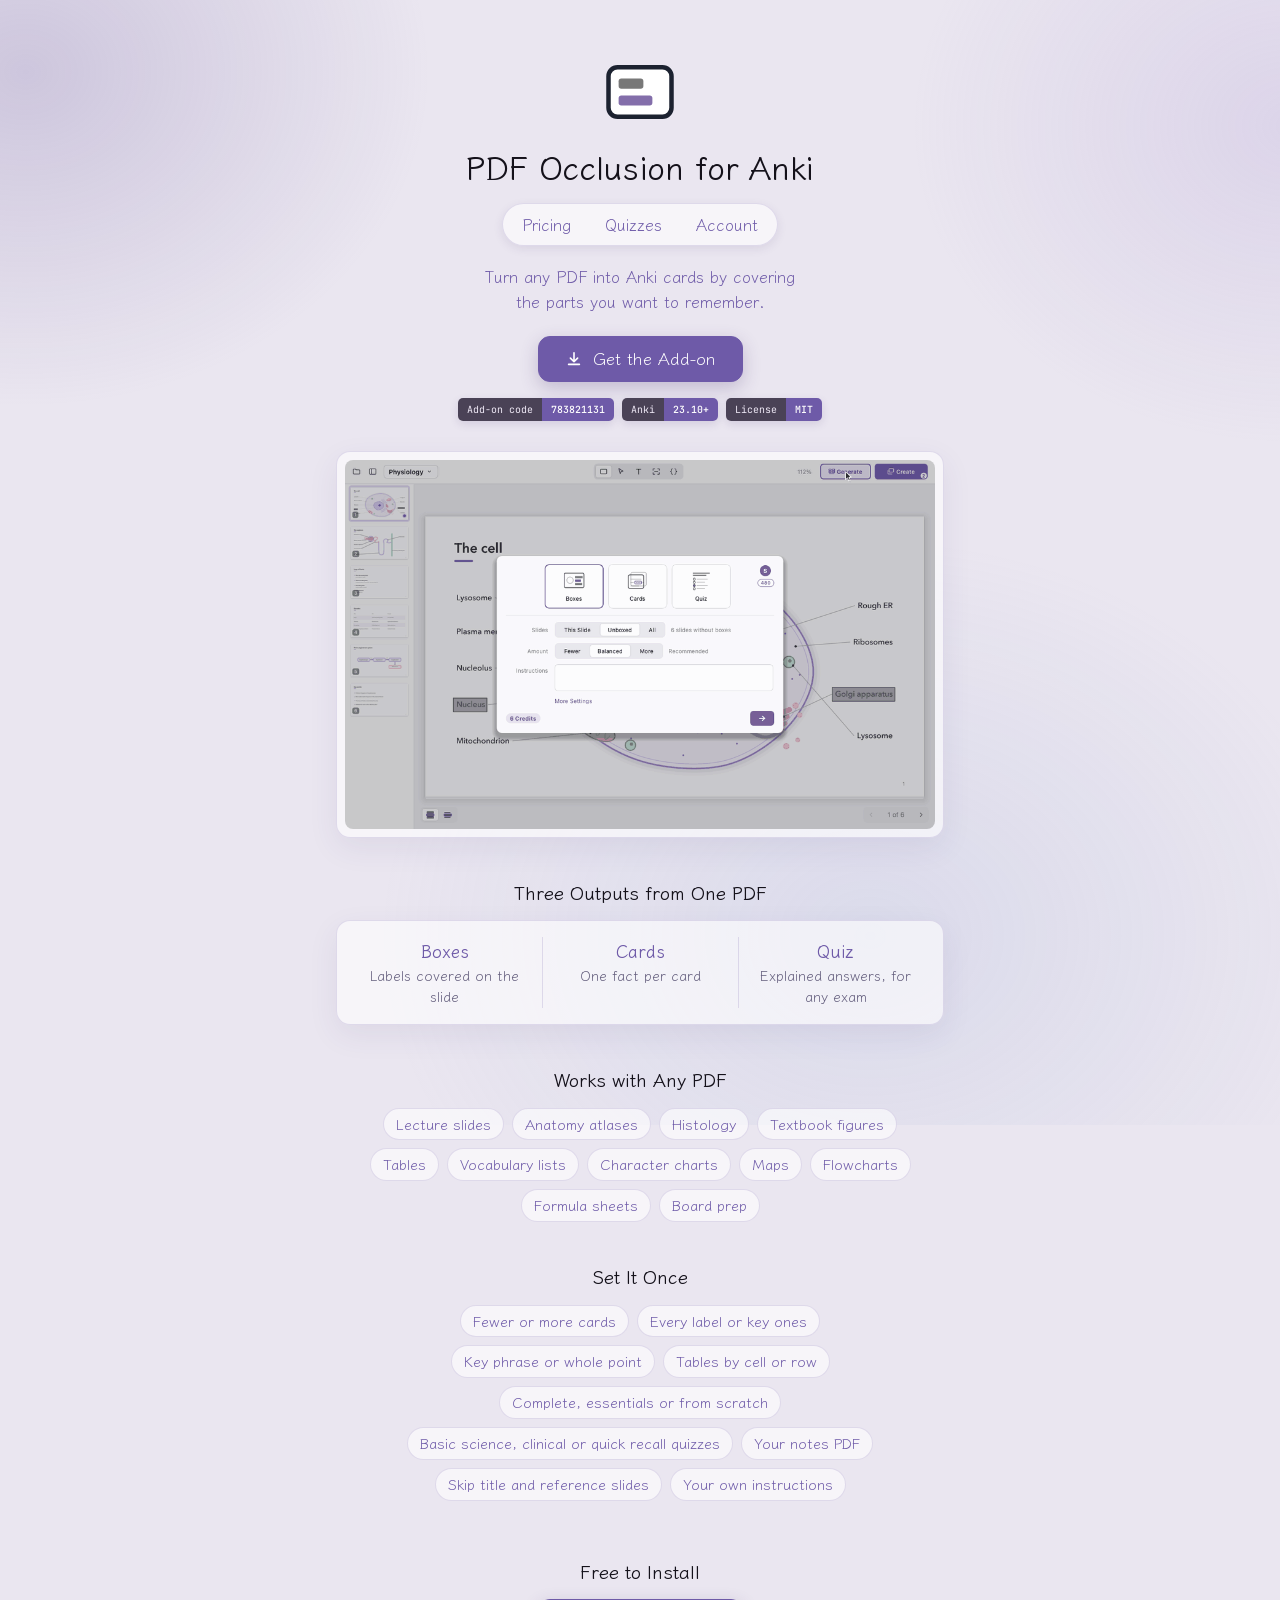
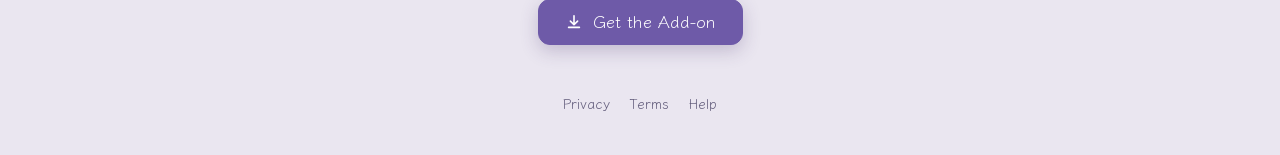
<file: index.html>
<!doctype html>
<html lang="en">
<head>
<meta charset="utf-8">
<meta name="viewport" content="width=device-width, initial-scale=1">
<title>PDF Occlusion for Anki</title>
<meta name="description" content="PDF Occlusion is an Anki add-on that turns lecture PDFs into image occlusion cards. Generate places the boxes, writes text cards or makes a practice quiz.">
<meta property="og:title" content="PDF Occlusion for Anki">
<meta property="og:description" content="An Anki add-on that turns lecture PDFs into flashcards and quizzes.">
<meta property="og:image" content="https://pdf-occlusion.com/assets/og.png">
<meta property="og:url" content="https://pdf-occlusion.com/">
<link rel="canonical" href="https://pdf-occlusion.com/">
<meta name="twitter:card" content="summary_large_image">
<link rel="icon" href="/favicon.svg" type="image/svg+xml">
<link rel="preconnect" href="https://fonts.googleapis.com">
<link rel="preconnect" href="https://fonts.gstatic.com" crossorigin>
<link href="https://fonts.googleapis.com/css2?family=Klee+One:wght@400;600&family=JetBrains+Mono:wght@400;500&display=swap" rel="stylesheet">
<link rel="stylesheet" href="/assets/site.css?v=6df8b0a2">
</head>
<body>
<main>
<div class="top">
  <a href="/" aria-label="PDF Occlusion home"><img class="mark" src="/assets/logo.svg" alt=""></a>
  <h1>PDF Occlusion for Anki</h1>
  <nav class="links" aria-label="Main">
    <a href="/pricing/">Pricing</a>
    <a href="/quiz/">Quizzes</a>
    <a href="/account/">Account</a>
  </nav>
</div>

<p class="lede">Turn any PDF into Anki cards by covering the parts you want to remember.</p>

<div class="cta">
  <a class="btn primary big" href="https://ankiweb.net/shared/info/783821131"><svg viewBox="0 0 20 20" aria-hidden="true"><path d="M10 3v10m0 0-4-4m4 4 4-4M4 16h12" fill="none" stroke="currentColor" stroke-width="1.8" stroke-linecap="round" stroke-linejoin="round"/></svg>Get the Add-on</a>
  <div class="badges">
    <span class="badge"><span class="badge-k">Add-on code</span><span class="badge-v">783821131</span></span>
    <span class="badge"><span class="badge-k">Anki</span><span class="badge-v">23.10+</span></span>
    <span class="badge"><span class="badge-k">License</span><span class="badge-v">MIT</span></span>
  </div>
</div>

<div class="panel demo">
  <img src="/assets/demo.gif" width="840" height="525" alt="PDF Occlusion open in Anki, placing boxes over the labels of a physiology slide">
</div>

<section class="center">
  <h2>Three Outputs from One PDF</h2>
  <div class="panel outputs">
    <div><div class="name">Boxes</div><div class="what">Labels covered on the slide</div></div>
    <div><div class="name">Cards</div><div class="what">One fact per card</div></div>
    <div><div class="name">Quiz</div><div class="what">Explained answers, for any exam</div></div>
  </div>
</section>

<section class="center">
  <h2>Works with Any PDF</h2>
  <ul class="chips">
    <li>Lecture slides</li>
    <li>Anatomy atlases</li>
    <li>Histology</li>
    <li>Textbook figures</li>
    <li>Tables</li>
    <li>Vocabulary lists</li>
    <li>Character charts</li>
    <li>Maps</li>
    <li>Flowcharts</li>
    <li>Formula sheets</li>
    <li>Board prep</li>
  </ul>
</section>

<section class="center">
  <h2>Set It Once</h2>
  <ul class="chips">
    <li>Fewer or more cards</li>
    <li>Every label or key ones</li>
    <li>Key phrase or whole point</li>
    <li>Tables by cell or row</li>
    <li>Complete, essentials or from scratch</li>
    <li>Basic science, clinical or quick recall quizzes</li>
    <li>Your notes PDF</li>
    <li>Skip title and reference slides</li>
    <li>Your own instructions</li>
  </ul>
</section>

<section class="center end">
  <h2>Free to Install</h2>
  <div class="cta"><a class="btn primary big" href="https://ankiweb.net/shared/info/783821131"><svg viewBox="0 0 20 20" aria-hidden="true"><path d="M10 3v10m0 0-4-4m4 4 4-4M4 16h12" fill="none" stroke="currentColor" stroke-width="1.8" stroke-linecap="round" stroke-linejoin="round"/></svg>Get the Add-on</a></div>
</section>
</main>
<footer>
  <nav aria-label="Footer">
    <a href="/privacy/">Privacy</a>
    <a href="/terms/">Terms</a>
    <a href="mailto:support@pdf-occlusion.com">Help</a>
  </nav>
</footer>
<script>
(function () {
  try {
    var k = "po-anon", id = localStorage.getItem(k);
    if (!id) { id = crypto.randomUUID ? crypto.randomUUID() : String(Math.random()).slice(2) + Date.now(); localStorage.setItem(k, id); }
    var api = "https://pdf-occlusion-api.pdf-occlusion.workers.dev/v1/events";
    var send = function (name, props) {
      try { navigator.sendBeacon(api, new Blob([JSON.stringify({ anon: id, events: [{ name: name, at: Date.now(), props: props }] })], { type: "text/plain" })); } catch (e) {}
    };
    window.poTrack = send;
    var ref = document.referrer ? new URL(document.referrer).hostname : "";
    var utm = new URLSearchParams(location.search).get("utm_source") || "";
    send("page_view", { path: location.pathname, ref: ref === location.hostname ? "" : ref, utm: utm.slice(0, 40) });
    document.addEventListener("click", function (e) {
      var a = e.target.closest && e.target.closest("a, button");
      if (a) send("click", { window: "web", page: location.pathname, button: (a.textContent || a.getAttribute("aria-label") || "").trim().slice(0, 60), href: (a.getAttribute("href") || "").split("?")[0] });
    }, true);
  } catch (e) {}
})();
</script>
</body>
</html>
</file>
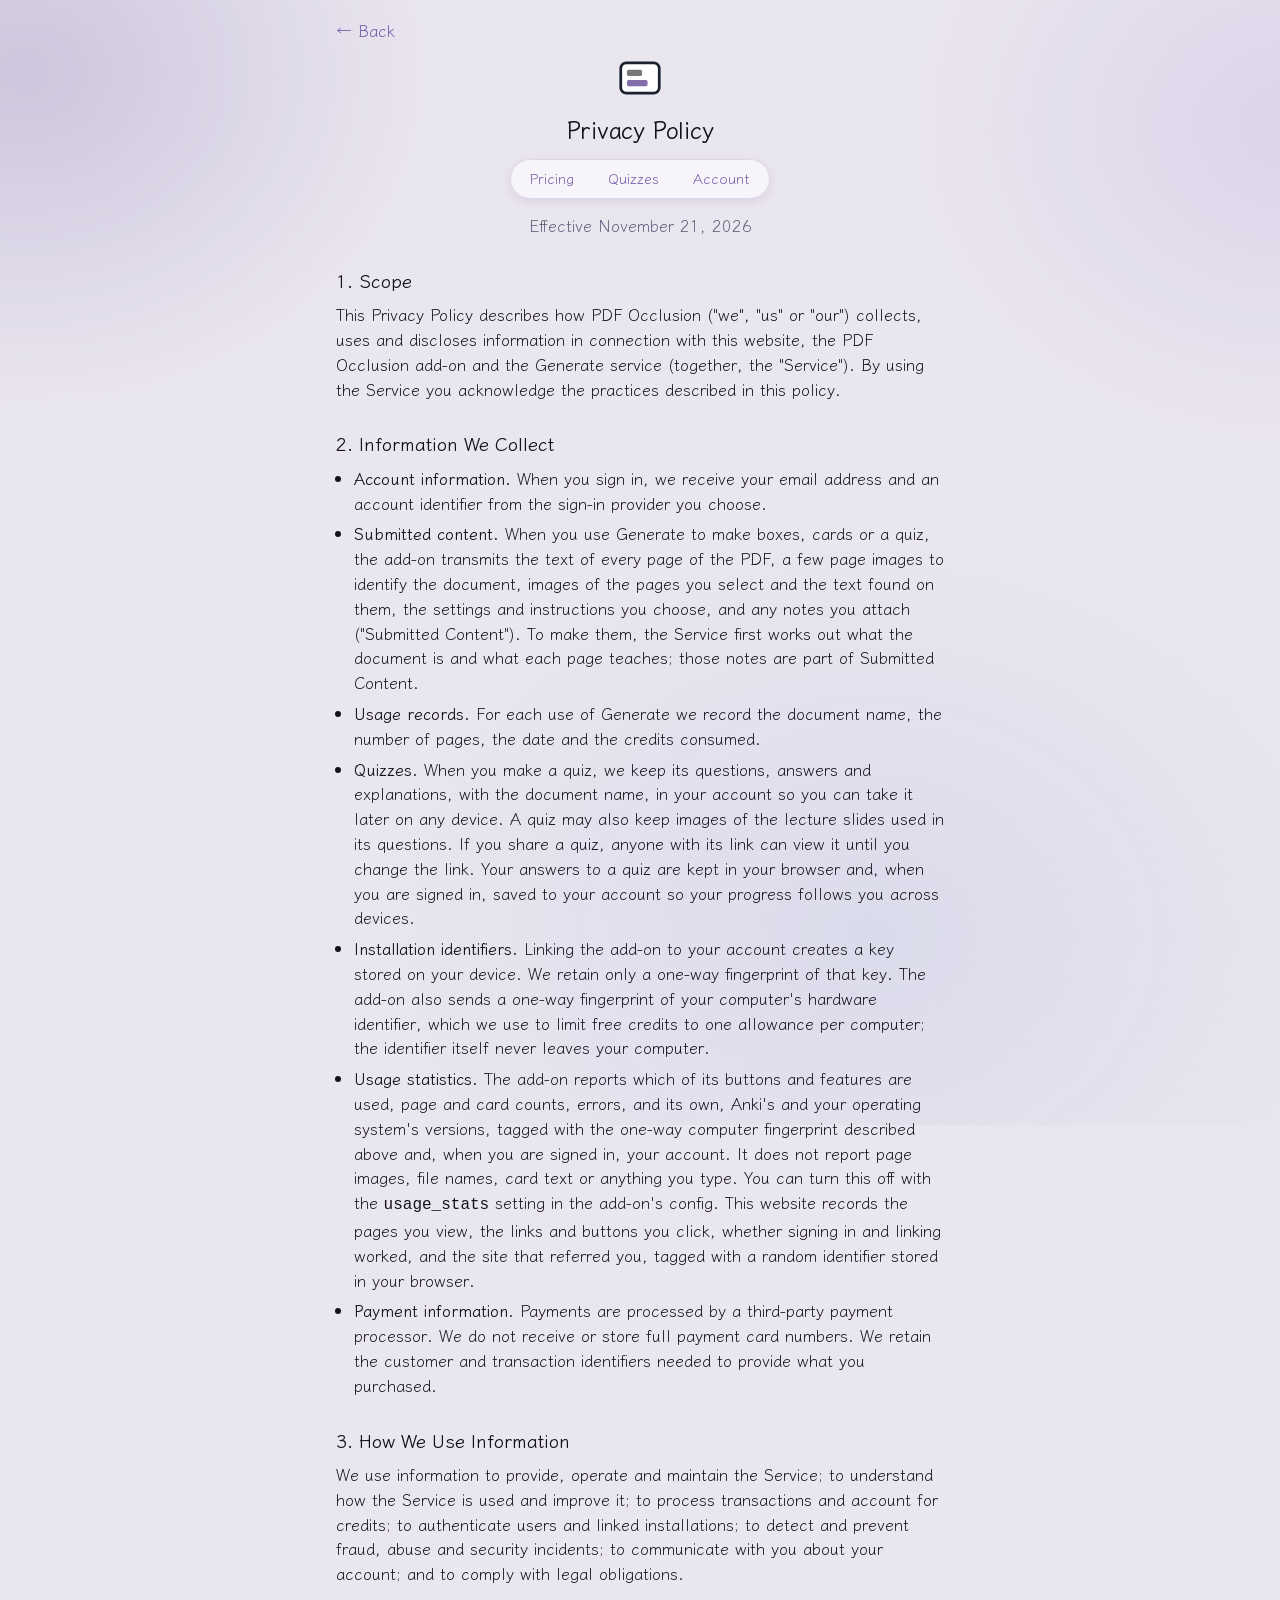
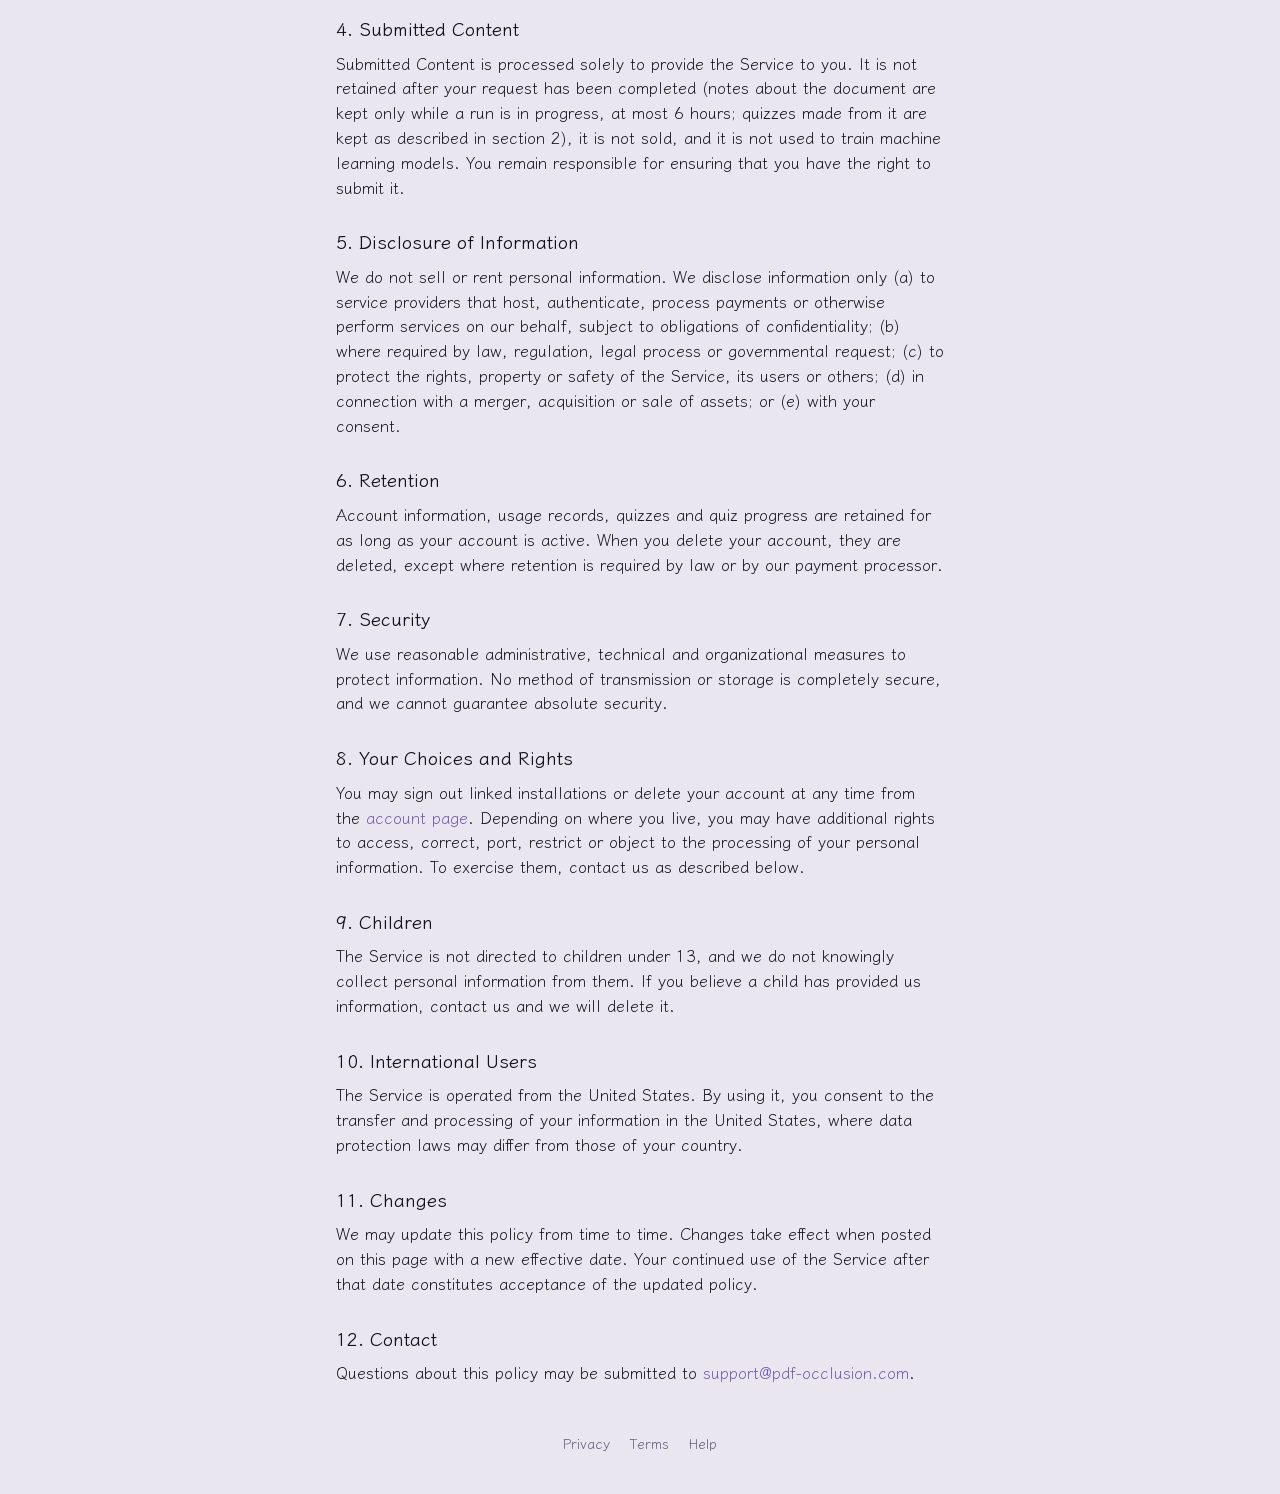
<file: privacy/index.html>
<!doctype html>
<html lang="en">
<head>
<meta charset="utf-8">
<meta name="viewport" content="width=device-width, initial-scale=1">
<title>Privacy Policy</title>
<meta name="description" content="Privacy policy for PDF Occlusion.">
<meta property="og:title" content="PDF Occlusion for Anki">
<meta property="og:description" content="An Anki add-on that turns lecture PDFs into flashcards and quizzes.">
<meta property="og:image" content="https://pdf-occlusion.com/assets/og.png">
<meta property="og:url" content="https://pdf-occlusion.com/privacy/">
<link rel="canonical" href="https://pdf-occlusion.com/privacy/">
<meta name="twitter:card" content="summary_large_image">
<link rel="icon" href="/favicon.svg" type="image/svg+xml">
<link rel="preconnect" href="https://fonts.googleapis.com">
<link rel="preconnect" href="https://fonts.gstatic.com" crossorigin>
<link href="https://fonts.googleapis.com/css2?family=Klee+One:wght@400;600&family=JetBrains+Mono:wght@400;500&display=swap" rel="stylesheet">
<link rel="stylesheet" href="/assets/site.css?v=6df8b0a2">
</head>
<body>
<main>
<a class="back" href="/" onclick="if (document.referrer.startsWith(location.origin)) { history.back(); return false; }">&larr; Back</a>
<div class="top small">
  <a href="/" aria-label="PDF Occlusion home"><img class="mark" src="/assets/logo.svg" alt=""></a>
  <h1>Privacy Policy</h1>
  <nav class="links" aria-label="Main">
    <a href="/pricing/">Pricing</a>
    <a href="/quiz/">Quizzes</a>
    <a href="/account/">Account</a>
  </nav>
</div>

<div class="prose">
  <p class="muted center" style="margin-top:14px">Effective November 21, 2026</p>

  <h2>1. Scope</h2>
  <p>This Privacy Policy describes how PDF Occlusion ("we", "us" or "our") collects, uses and discloses information in connection with this website, the PDF Occlusion add-on and the Generate service (together, the "Service"). By using the Service you acknowledge the practices described in this policy.</p>

  <h2>2. Information We Collect</h2>
  <ul>
    <li><b>Account information.</b> When you sign in, we receive your email address and an account identifier from the sign-in provider you choose.</li>
    <li><b>Submitted content.</b> When you use Generate to make boxes, cards or a quiz, the add-on transmits the text of every page of the PDF, a few page images to identify the document, images of the pages you select and the text found on them, the settings and instructions you choose, and any notes you attach ("Submitted Content"). To make them, the Service first works out what the document is and what each page teaches; those notes are part of Submitted Content.</li>
    <li><b>Usage records.</b> For each use of Generate we record the document name, the number of pages, the date and the credits consumed.</li>
    <li><b>Quizzes.</b> When you make a quiz, we keep its questions, answers and explanations, with the document name, in your account so you can take it later on any device. A quiz may also keep images of the lecture slides used in its questions. If you share a quiz, anyone with its link can view it until you change the link. Your answers to a quiz are kept in your browser and, when you are signed in, saved to your account so your progress follows you across devices.</li>
    <li><b>Installation identifiers.</b> Linking the add-on to your account creates a key stored on your device. We retain only a one-way fingerprint of that key. The add-on also sends a one-way fingerprint of your computer's hardware identifier, which we use to limit free credits to one allowance per computer; the identifier itself never leaves your computer.</li>
    <li><b>Usage statistics.</b> The add-on reports which of its buttons and features are used, page and card counts, errors, and its own, Anki's and your operating system's versions, tagged with the one-way computer fingerprint described above and, when you are signed in, your account. It does not report page images, file names, card text or anything you type. You can turn this off with the <code>usage_stats</code> setting in the add-on's config. This website records the pages you view, the links and buttons you click, whether signing in and linking worked, and the site that referred you, tagged with a random identifier stored in your browser.</li>
    <li><b>Payment information.</b> Payments are processed by a third-party payment processor. We do not receive or store full payment card numbers. We retain the customer and transaction identifiers needed to provide what you purchased.</li>
  </ul>

  <h2>3. How We Use Information</h2>
  <p>We use information to provide, operate and maintain the Service; to understand how the Service is used and improve it; to process transactions and account for credits; to authenticate users and linked installations; to detect and prevent fraud, abuse and security incidents; to communicate with you about your account; and to comply with legal obligations.</p>

  <h2>4. Submitted Content</h2>
  <p>Submitted Content is processed solely to provide the Service to you. It is not retained after your request has been completed (notes about the document are kept only while a run is in progress, at most 6 hours; quizzes made from it are kept as described in section 2), it is not sold, and it is not used to train machine learning models. You remain responsible for ensuring that you have the right to submit it.</p>

  <h2>5. Disclosure of Information</h2>
  <p>We do not sell or rent personal information. We disclose information only (a) to service providers that host, authenticate, process payments or otherwise perform services on our behalf, subject to obligations of confidentiality; (b) where required by law, regulation, legal process or governmental request; (c) to protect the rights, property or safety of the Service, its users or others; (d) in connection with a merger, acquisition or sale of assets; or (e) with your consent.</p>

  <h2>6. Retention</h2>
  <p>Account information, usage records, quizzes and quiz progress are retained for as long as your account is active. When you delete your account, they are deleted, except where retention is required by law or by our payment processor.</p>

  <h2>7. Security</h2>
  <p>We use reasonable administrative, technical and organizational measures to protect information. No method of transmission or storage is completely secure, and we cannot guarantee absolute security.</p>

  <h2>8. Your Choices and Rights</h2>
  <p>You may sign out linked installations or delete your account at any time from the <a href="/account/">account page</a>. Depending on where you live, you may have additional rights to access, correct, port, restrict or object to the processing of your personal information. To exercise them, contact us as described below.</p>

  <h2>9. Children</h2>
  <p>The Service is not directed to children under 13, and we do not knowingly collect personal information from them. If you believe a child has provided us information, contact us and we will delete it.</p>

  <h2>10. International Users</h2>
  <p>The Service is operated from the United States. By using it, you consent to the transfer and processing of your information in the United States, where data protection laws may differ from those of your country.</p>

  <h2>11. Changes</h2>
  <p>We may update this policy from time to time. Changes take effect when posted on this page with a new effective date. Your continued use of the Service after that date constitutes acceptance of the updated policy.</p>

  <h2>12. Contact</h2>
  <p>Questions about this policy may be submitted to <a href="mailto:support@pdf-occlusion.com">support@pdf-occlusion.com</a>.</p>
</div>
</main>
<footer>
  <nav aria-label="Footer">
    <a href="/privacy/">Privacy</a>
    <a href="/terms/">Terms</a>
    <a href="mailto:support@pdf-occlusion.com">Help</a>
  </nav>
</footer>
<script>
(function () {
  try {
    var k = "po-anon", id = localStorage.getItem(k);
    if (!id) { id = crypto.randomUUID ? crypto.randomUUID() : String(Math.random()).slice(2) + Date.now(); localStorage.setItem(k, id); }
    var api = "https://pdf-occlusion-api.pdf-occlusion.workers.dev/v1/events";
    var send = function (name, props) {
      try { navigator.sendBeacon(api, new Blob([JSON.stringify({ anon: id, events: [{ name: name, at: Date.now(), props: props }] })], { type: "text/plain" })); } catch (e) {}
    };
    window.poTrack = send;
    var ref = document.referrer ? new URL(document.referrer).hostname : "";
    var utm = new URLSearchParams(location.search).get("utm_source") || "";
    send("page_view", { path: location.pathname, ref: ref === location.hostname ? "" : ref, utm: utm.slice(0, 40) });
    document.addEventListener("click", function (e) {
      var a = e.target.closest && e.target.closest("a, button");
      if (a) send("click", { window: "web", page: location.pathname, button: (a.textContent || a.getAttribute("aria-label") || "").trim().slice(0, 60), href: (a.getAttribute("href") || "").split("?")[0] });
    }, true);
  } catch (e) {}
})();
</script>
</body>
</html>
</file>
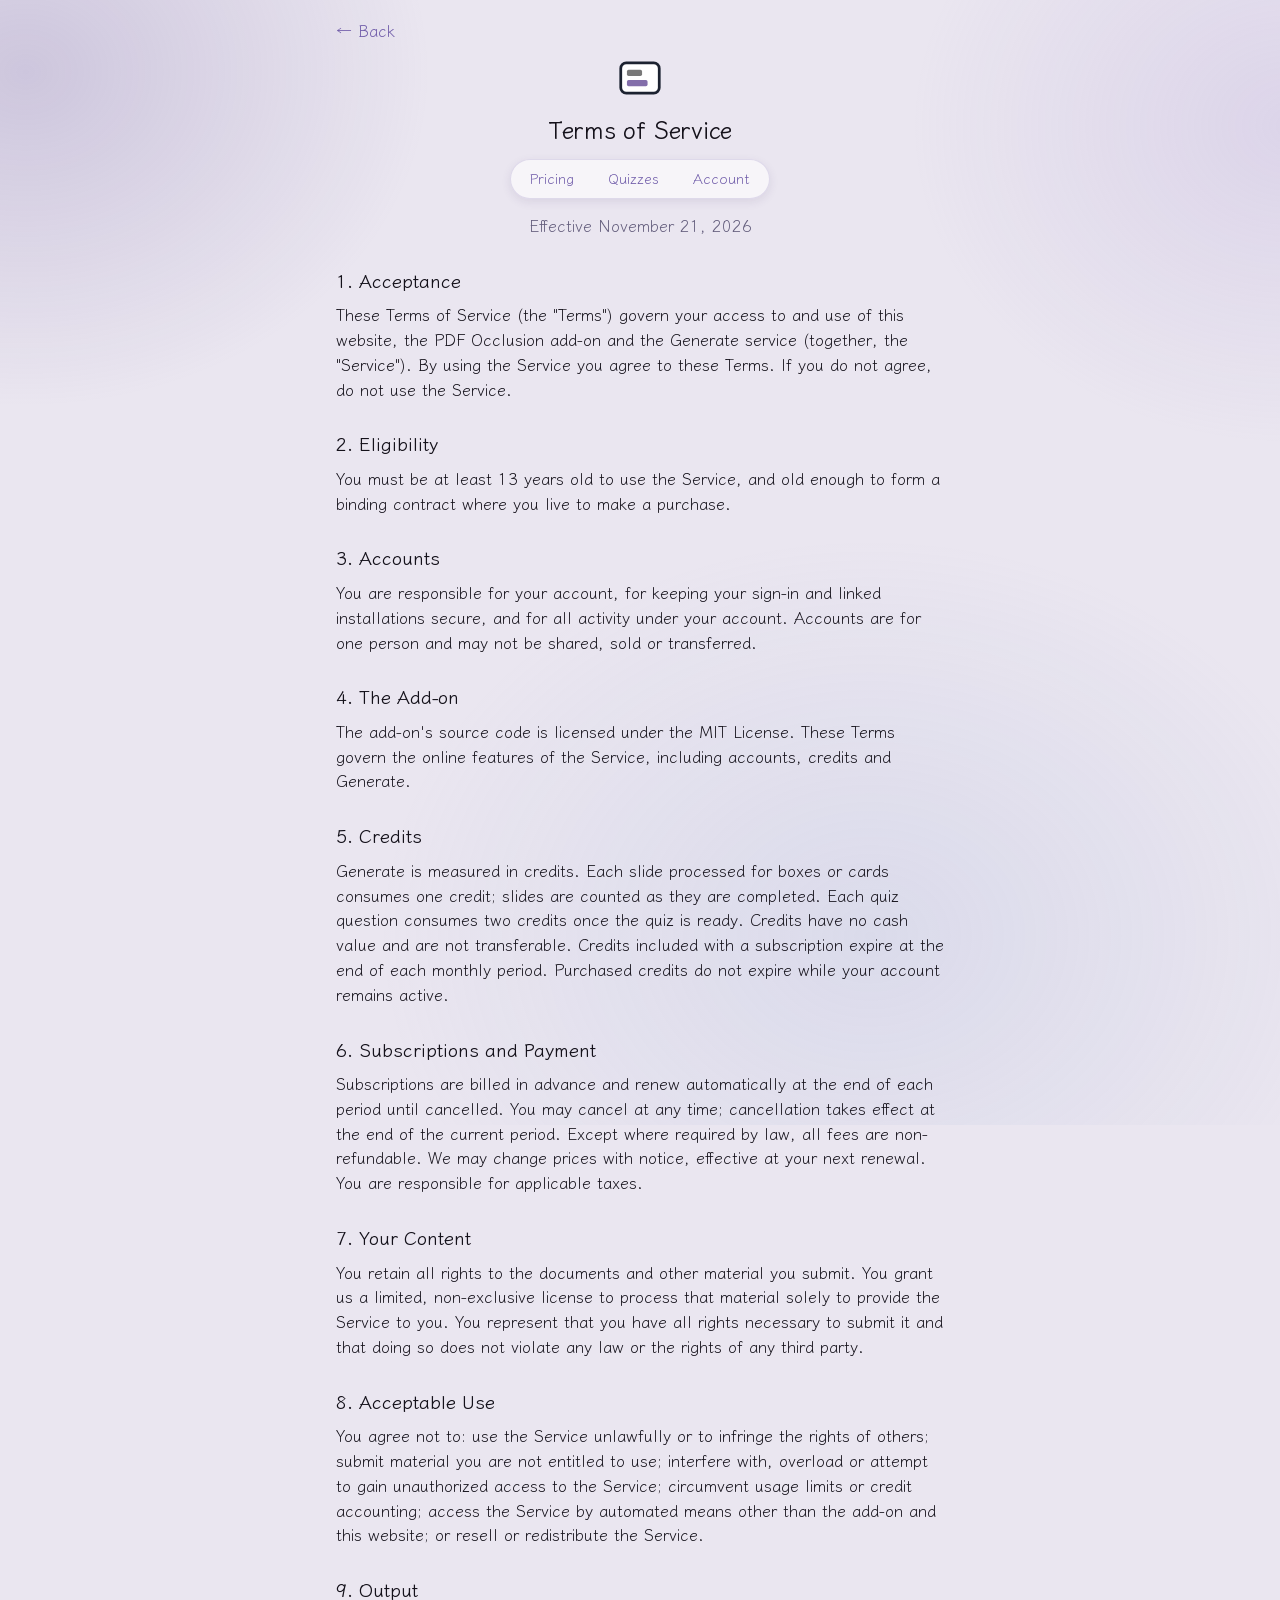
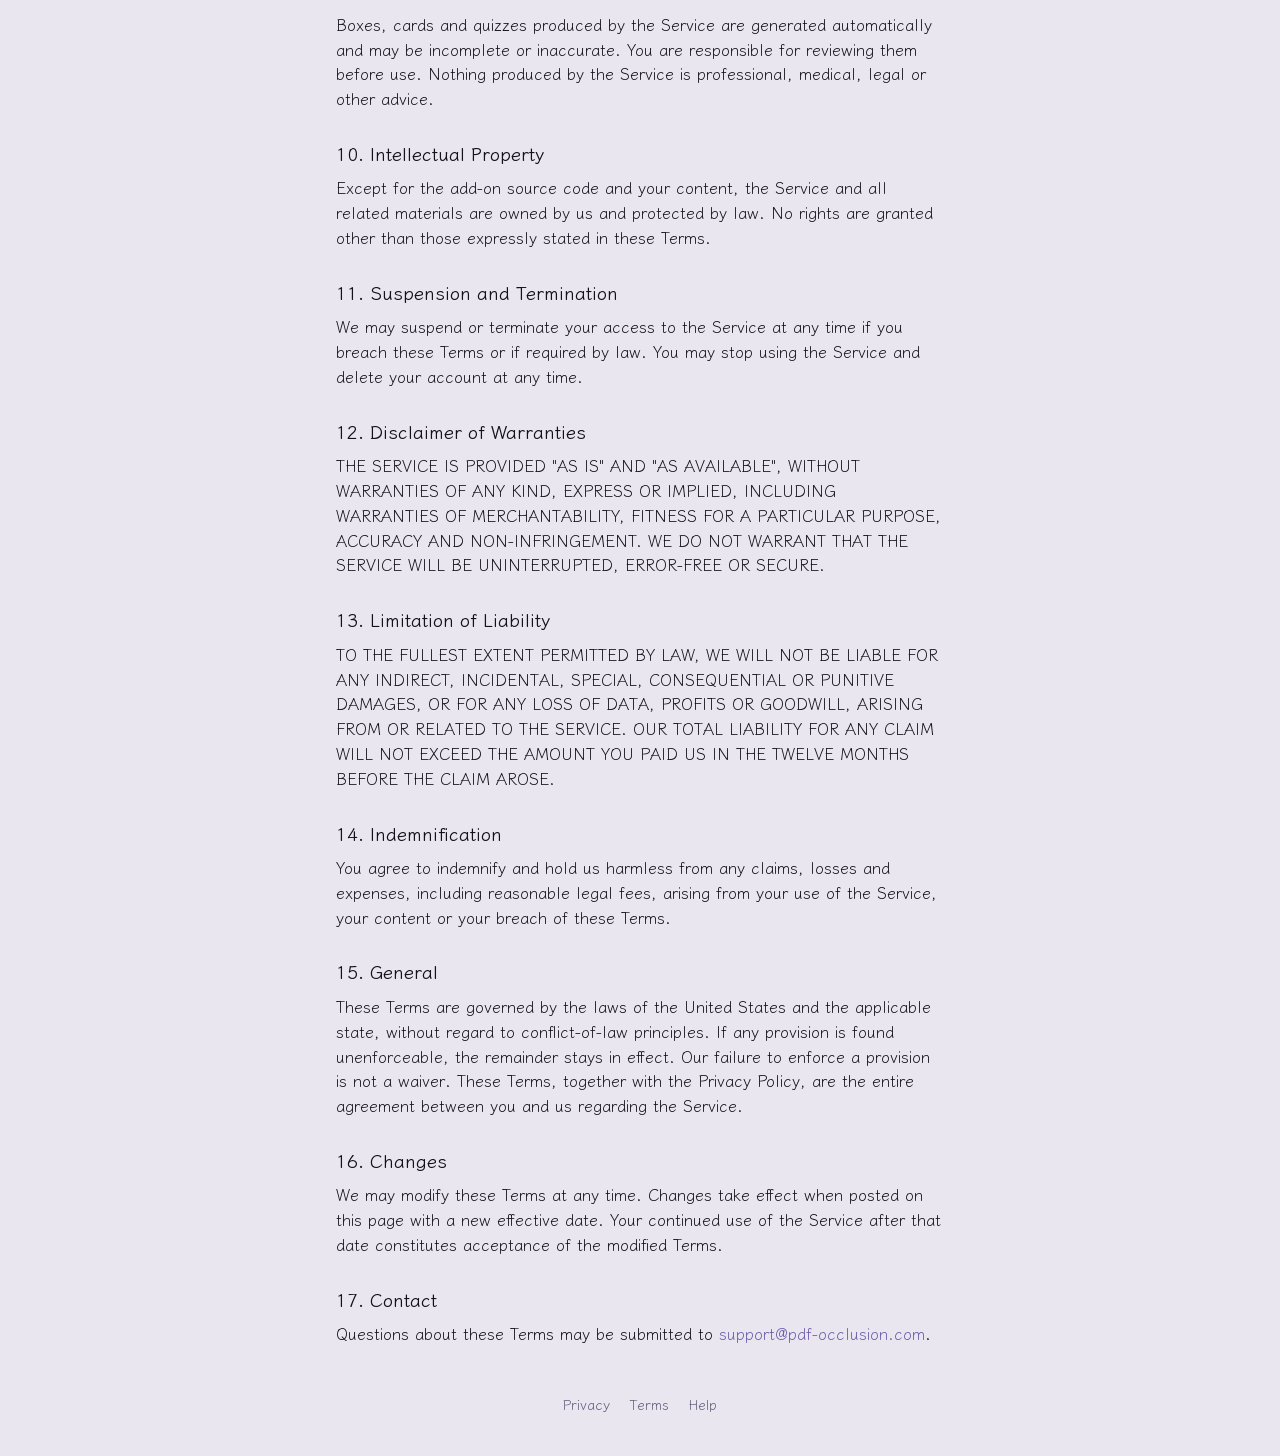
<file: terms/index.html>
<!doctype html>
<html lang="en">
<head>
<meta charset="utf-8">
<meta name="viewport" content="width=device-width, initial-scale=1">
<title>Terms of Service</title>
<meta name="description" content="Terms of service for PDF Occlusion.">
<meta property="og:title" content="PDF Occlusion for Anki">
<meta property="og:description" content="An Anki add-on that turns lecture PDFs into flashcards and quizzes.">
<meta property="og:image" content="https://pdf-occlusion.com/assets/og.png">
<meta property="og:url" content="https://pdf-occlusion.com/terms/">
<link rel="canonical" href="https://pdf-occlusion.com/terms/">
<meta name="twitter:card" content="summary_large_image">
<link rel="icon" href="/favicon.svg" type="image/svg+xml">
<link rel="preconnect" href="https://fonts.googleapis.com">
<link rel="preconnect" href="https://fonts.gstatic.com" crossorigin>
<link href="https://fonts.googleapis.com/css2?family=Klee+One:wght@400;600&family=JetBrains+Mono:wght@400;500&display=swap" rel="stylesheet">
<link rel="stylesheet" href="/assets/site.css?v=6df8b0a2">
</head>
<body>
<main>
<a class="back" href="/" onclick="if (document.referrer.startsWith(location.origin)) { history.back(); return false; }">&larr; Back</a>
<div class="top small">
  <a href="/" aria-label="PDF Occlusion home"><img class="mark" src="/assets/logo.svg" alt=""></a>
  <h1>Terms of Service</h1>
  <nav class="links" aria-label="Main">
    <a href="/pricing/">Pricing</a>
    <a href="/quiz/">Quizzes</a>
    <a href="/account/">Account</a>
  </nav>
</div>

<div class="prose">
  <p class="muted center" style="margin-top:14px">Effective November 21, 2026</p>

  <h2>1. Acceptance</h2>
  <p>These Terms of Service (the "Terms") govern your access to and use of this website, the PDF Occlusion add-on and the Generate service (together, the "Service"). By using the Service you agree to these Terms. If you do not agree, do not use the Service.</p>

  <h2>2. Eligibility</h2>
  <p>You must be at least 13 years old to use the Service, and old enough to form a binding contract where you live to make a purchase.</p>

  <h2>3. Accounts</h2>
  <p>You are responsible for your account, for keeping your sign-in and linked installations secure, and for all activity under your account. Accounts are for one person and may not be shared, sold or transferred.</p>

  <h2>4. The Add-on</h2>
  <p>The add-on's source code is licensed under the MIT License. These Terms govern the online features of the Service, including accounts, credits and Generate.</p>

  <h2>5. Credits</h2>
  <p>Generate is measured in credits. Each slide processed for boxes or cards consumes one credit; slides are counted as they are completed. Each quiz question consumes two credits once the quiz is ready. Credits have no cash value and are not transferable. Credits included with a subscription expire at the end of each monthly period. Purchased credits do not expire while your account remains active.</p>

  <h2>6. Subscriptions and Payment</h2>
  <p>Subscriptions are billed in advance and renew automatically at the end of each period until cancelled. You may cancel at any time; cancellation takes effect at the end of the current period. Except where required by law, all fees are non-refundable. We may change prices with notice, effective at your next renewal. You are responsible for applicable taxes.</p>

  <h2>7. Your Content</h2>
  <p>You retain all rights to the documents and other material you submit. You grant us a limited, non-exclusive license to process that material solely to provide the Service to you. You represent that you have all rights necessary to submit it and that doing so does not violate any law or the rights of any third party.</p>

  <h2>8. Acceptable Use</h2>
  <p>You agree not to: use the Service unlawfully or to infringe the rights of others; submit material you are not entitled to use; interfere with, overload or attempt to gain unauthorized access to the Service; circumvent usage limits or credit accounting; access the Service by automated means other than the add-on and this website; or resell or redistribute the Service.</p>

  <h2>9. Output</h2>
  <p>Boxes, cards and quizzes produced by the Service are generated automatically and may be incomplete or inaccurate. You are responsible for reviewing them before use. Nothing produced by the Service is professional, medical, legal or other advice.</p>

  <h2>10. Intellectual Property</h2>
  <p>Except for the add-on source code and your content, the Service and all related materials are owned by us and protected by law. No rights are granted other than those expressly stated in these Terms.</p>

  <h2>11. Suspension and Termination</h2>
  <p>We may suspend or terminate your access to the Service at any time if you breach these Terms or if required by law. You may stop using the Service and delete your account at any time.</p>

  <h2>12. Disclaimer of Warranties</h2>
  <p>THE SERVICE IS PROVIDED "AS IS" AND "AS AVAILABLE", WITHOUT WARRANTIES OF ANY KIND, EXPRESS OR IMPLIED, INCLUDING WARRANTIES OF MERCHANTABILITY, FITNESS FOR A PARTICULAR PURPOSE, ACCURACY AND NON-INFRINGEMENT. WE DO NOT WARRANT THAT THE SERVICE WILL BE UNINTERRUPTED, ERROR-FREE OR SECURE.</p>

  <h2>13. Limitation of Liability</h2>
  <p>TO THE FULLEST EXTENT PERMITTED BY LAW, WE WILL NOT BE LIABLE FOR ANY INDIRECT, INCIDENTAL, SPECIAL, CONSEQUENTIAL OR PUNITIVE DAMAGES, OR FOR ANY LOSS OF DATA, PROFITS OR GOODWILL, ARISING FROM OR RELATED TO THE SERVICE. OUR TOTAL LIABILITY FOR ANY CLAIM WILL NOT EXCEED THE AMOUNT YOU PAID US IN THE TWELVE MONTHS BEFORE THE CLAIM AROSE.</p>

  <h2>14. Indemnification</h2>
  <p>You agree to indemnify and hold us harmless from any claims, losses and expenses, including reasonable legal fees, arising from your use of the Service, your content or your breach of these Terms.</p>

  <h2>15. General</h2>
  <p>These Terms are governed by the laws of the United States and the applicable state, without regard to conflict-of-law principles. If any provision is found unenforceable, the remainder stays in effect. Our failure to enforce a provision is not a waiver. These Terms, together with the Privacy Policy, are the entire agreement between you and us regarding the Service.</p>

  <h2>16. Changes</h2>
  <p>We may modify these Terms at any time. Changes take effect when posted on this page with a new effective date. Your continued use of the Service after that date constitutes acceptance of the modified Terms.</p>

  <h2>17. Contact</h2>
  <p>Questions about these Terms may be submitted to <a href="mailto:support@pdf-occlusion.com">support@pdf-occlusion.com</a>.</p>
</div>
</main>
<footer>
  <nav aria-label="Footer">
    <a href="/privacy/">Privacy</a>
    <a href="/terms/">Terms</a>
    <a href="mailto:support@pdf-occlusion.com">Help</a>
  </nav>
</footer>
<script>
(function () {
  try {
    var k = "po-anon", id = localStorage.getItem(k);
    if (!id) { id = crypto.randomUUID ? crypto.randomUUID() : String(Math.random()).slice(2) + Date.now(); localStorage.setItem(k, id); }
    var api = "https://pdf-occlusion-api.pdf-occlusion.workers.dev/v1/events";
    var send = function (name, props) {
      try { navigator.sendBeacon(api, new Blob([JSON.stringify({ anon: id, events: [{ name: name, at: Date.now(), props: props }] })], { type: "text/plain" })); } catch (e) {}
    };
    window.poTrack = send;
    var ref = document.referrer ? new URL(document.referrer).hostname : "";
    var utm = new URLSearchParams(location.search).get("utm_source") || "";
    send("page_view", { path: location.pathname, ref: ref === location.hostname ? "" : ref, utm: utm.slice(0, 40) });
    document.addEventListener("click", function (e) {
      var a = e.target.closest && e.target.closest("a, button");
      if (a) send("click", { window: "web", page: location.pathname, button: (a.textContent || a.getAttribute("aria-label") || "").trim().slice(0, 60), href: (a.getAttribute("href") || "").split("?")[0] });
    }, true);
  } catch (e) {}
})();
</script>
</body>
</html>
</file>
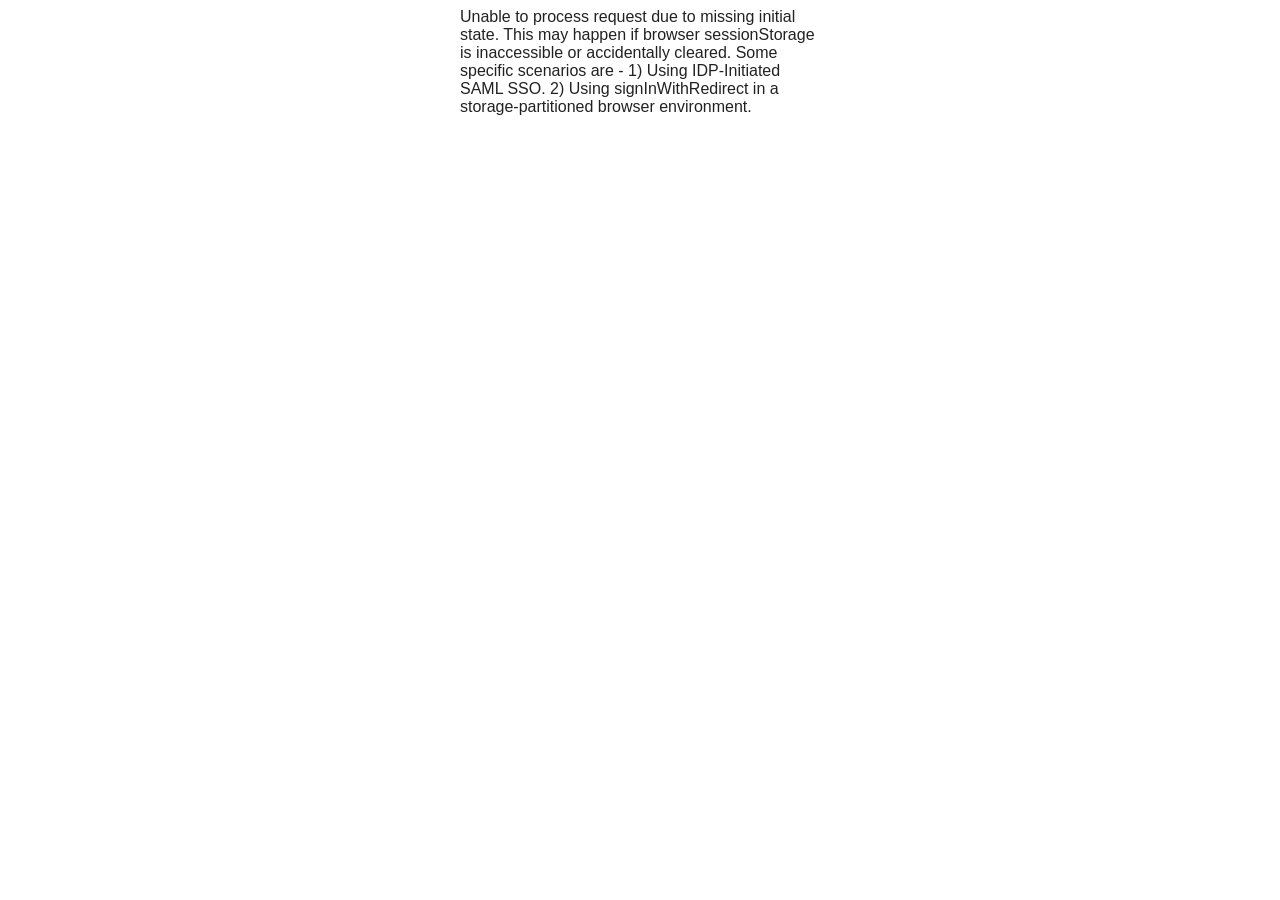
<file: __/auth/handler/index.html>
<!DOCTYPE html>
<html>
<head>
<meta name=viewport content="width=device-width, initial-scale=1">
<meta http-equiv="Content-Type" content="text/html; charset=utf-8">
<script type="text/javascript" src="/__/auth/experiments.js"></script>
<script type="text/javascript" src="/__/auth/handler.js"></script>
<script type="text/javascript" nonce="firebase-auth-helper">
var POST_BODY = '{{POST_BODY}}';
fireauth.oauthhelper.widget.initialize();
</script>
</head>
<body>
</body>
</html>
</file>
<file: assets/site.css>
/* pdf occlusion, in the bananasrlowkeygood house style */
* { margin: 0; padding: 0; box-sizing: border-box; }

:root {
  --bg: #eae6f0;
  --ink: #14111a;
  --accent: #6e5aa8;
  --accent-hi: #7b67b5;
  --accent-lo: #574590;
  --muted: #625c7b;
  --card: rgba(255, 255, 255, 0.6);
  --line: rgba(110, 90, 168, 0.18);
  --gray: #c9c5d1;
  --red: #b3445a;
  --mono: "JetBrains Mono", ui-monospace, Menlo, monospace;
}

html { -webkit-text-size-adjust: 100%; }
body {
  font-family: "Klee One", cursive;
  font-size: 16px;
  line-height: 1.55;
  background: var(--bg);
  color: var(--ink);
  min-height: 100vh;
  overflow-x: hidden;
  position: relative;
}
body::before {
  content: "";
  position: fixed;
  inset: -25%;
  z-index: 0;
  pointer-events: none;
  background:
    radial-gradient(34% 40% at 18% 22%, rgba(124, 108, 168, 0.26), transparent 62%),
    radial-gradient(32% 38% at 84% 26%, rgba(170, 150, 210, 0.22), transparent 62%),
    radial-gradient(40% 46% at 62% 86%, rgba(150, 170, 214, 0.18), transparent 64%);
  animation: drift 26s ease-in-out infinite alternate;
}
@keyframes drift {
  0%   { transform: translate3d(-2%, -1%, 0) scale(1.05); }
  100% { transform: translate3d(2%, 3%, 0) scale(1.13); }
}
@media (prefers-reduced-motion: reduce) { body::before { animation: none; } }

main, footer { position: relative; z-index: 1; }
main { max-width: 640px; margin: 0 auto; padding: 56px 16px 40px; }

a { color: var(--accent); text-decoration: none; }
a:hover { text-decoration: underline; }
:focus-visible { outline: 2px solid var(--accent); outline-offset: 2px; border-radius: 4px; }

/* top of every page: the mark, the name, the links */
.top { display: flex; flex-direction: column; align-items: center; text-align: center; }
.top .mark { width: 72px; height: 72px; }
.top.small .mark { width: 44px; height: 44px; }
h1 { font-weight: 600; font-size: 2rem; letter-spacing: -0.01em; margin-top: 8px; }
.top.small h1 { font-size: 1.5rem; margin-top: 4px; }
nav.links {
  display: inline-flex; justify-content: center; gap: 2px; margin-top: 12px; padding: 3px;
  background: var(--card); border: 1px solid var(--line); border-radius: 999px;
  box-shadow: 0 3px 10px rgba(70, 50, 110, 0.1);
}
nav.links a { padding: 5px 16px; border-radius: 999px; color: var(--accent); transition: background 0.15s, color 0.15s; }
nav.links a:hover { background: rgba(110, 90, 168, 0.1); text-decoration: none; }
nav.links a[aria-current] { background: var(--accent); color: #fff; }

.badges { display: flex; justify-content: center; flex-wrap: wrap; gap: 8px; margin: 14px 0 0; }
.badge {
  display: inline-flex; border-radius: 5px; overflow: hidden; text-decoration: none;
  font-family: var(--mono); font-size: 0.62rem; box-shadow: 0 3px 8px rgba(70, 50, 110, 0.14);
}
.badge:hover { text-decoration: none; }
.badge span { padding: 4px 9px; white-space: nowrap; }
.badge-k { background: #4a4256; color: #efe9f6; }
.badge-v { background: var(--accent); color: #fff; font-weight: 500; }

.lede { text-align: center; color: var(--accent); max-width: 44ch; margin: 18px auto 0; text-wrap: balance; }

/* home: the one action, under the lede and again at the end */
.cta { display: flex; flex-direction: column; align-items: center; gap: 16px; margin-top: 22px; }
.cta .badges { margin: 0; }
.btn.big {
  font-size: 1.05rem; padding: 11px 26px; border-radius: 12px; gap: 10px;
  box-shadow: 0 6px 18px rgba(70, 50, 110, 0.24); transition: transform 0.15s, box-shadow 0.15s, background 0.15s;
}
.btn.big:hover { transform: translateY(-1px); box-shadow: 0 9px 22px rgba(70, 50, 110, 0.3); }
.btn.big svg { width: 18px; height: 18px; }
section.end { margin-top: 56px; }
section.end h2 { margin-bottom: 0; }
section.end .cta { margin-top: 14px; }

section { margin-top: 40px; }
section.center h2 { text-align: center; margin-bottom: 14px; }
h2 { font-size: 1.15rem; font-weight: 600; margin-bottom: 8px; }
p + p { margin-top: 10px; }
.muted { color: var(--muted); }
.small { font-size: 0.88rem; }
.center { text-align: center; }

.panel {
  background: var(--card); border: 1px solid var(--line); border-radius: 14px;
  padding: 18px 20px; box-shadow: 0 10px 30px rgba(70, 50, 110, 0.08);
}
.panel + .panel { margin-top: 14px; }
.demo { padding: 8px; margin-top: 30px; }
.demo img { display: block; width: 100%; height: auto; border-radius: 8px; }

ul.plain { list-style: none; }
ul.dots { padding-left: 1.1em; }
ul.dots li + li { margin-top: 4px; }

/* buttons, as on rounds */
button, .btn {
  font: inherit; font-size: 0.95rem; cursor: pointer; display: inline-flex; align-items: center; gap: 8px;
  border: 1px solid var(--line); background: var(--card); color: var(--accent);
  border-radius: 10px; padding: 7px 14px; text-decoration: none; line-height: 1.3;
}
button:hover:not(:disabled), .btn:hover { border-color: var(--accent); text-decoration: none; }
.primary { background: var(--accent); color: #fff; border-color: var(--accent); }
.primary:hover:not(:disabled) { background: var(--accent-hi); border-color: var(--accent-hi); }
.primary:active:not(:disabled) { background: var(--accent-lo); }
button:disabled { background: var(--gray); border-color: var(--gray); color: #fff; cursor: default; }
.row { display: flex; flex-wrap: wrap; gap: 8px; margin-top: 14px; }
.row.center { justify-content: center; }
.g-icon { width: 16px; height: 16px; }

/* pricing: one line per way to pay */
.price-list li {
  display: grid; grid-template-columns: minmax(0, 1fr) auto; align-items: center; gap: 4px 16px;
  padding: 14px 0; border-top: 1px solid var(--line);
}
.price-list li:first-child { border-top: none; padding-top: 2px; }
.price-list li:last-child { padding-bottom: 2px; }
.price-list .name { font-weight: 600; }
.price-list .what { color: var(--muted); font-size: 0.9rem; }
.price-list .amount { color: var(--accent); }

/* account */
.left { font-size: 2.6rem; font-weight: 600; color: var(--accent); line-height: 1.1; }
dl.kv { display: grid; grid-template-columns: max-content 1fr; gap: 4px 18px; margin-top: 12px; font-size: 0.95rem; }
dl.kv dt { color: var(--muted); }
.list li { display: flex; justify-content: space-between; gap: 12px; padding: 7px 0; border-top: 1px solid var(--line); font-size: 0.95rem; }
.list li:first-child { border-top: none; }
.list li span:last-child { color: var(--muted); white-space: nowrap; }
h3 { font-size: 1rem; font-weight: 600; margin-bottom: 6px; }

.code { font-family: var(--mono); font-size: 2rem; letter-spacing: 0.08em; color: var(--accent); text-align: center; margin-top: 18px; }
.note { margin-top: 14px; color: var(--accent); }
.error { margin-top: 14px; color: var(--red); font-size: 0.92rem; }

/* privacy and terms */
.prose h2 { margin-top: 28px; }
.prose ul { padding-left: 1.1em; margin-top: 8px; }
.prose li + li { margin-top: 6px; }

footer { max-width: 640px; margin: 0 auto; padding: 8px 16px 40px; text-align: center; font-size: 0.88rem; }
footer nav { display: flex; justify-content: center; flex-wrap: wrap; gap: 6px 20px; }
footer a { color: var(--muted); }

.hidden { display: none !important; }

@media (max-width: 520px) {
  main { padding-top: 40px; }
  .price-list li { grid-template-columns: 1fr; }
}

/* back to the home page, top left on every other page */
.back { position: absolute; top: 18px; left: 16px; z-index: 2; color: var(--accent); font-size: 1rem; }
.back:hover { color: var(--accent); }

.prose b { font-weight: 600; }

/* home: the settings, as small chips */
.chips { list-style: none; display: flex; flex-wrap: wrap; justify-content: center; gap: 8px; max-width: 560px; margin: 0 auto; }
.chips li { background: var(--card); border: 1px solid var(--line); border-radius: 999px; padding: 4px 12px; font-size: 0.92rem; color: var(--accent); }

/* quiz: one question at a time, the question list down the left */
:root { --green: #3f7d5c; --amber: #a8730f; }
main.wide { max-width: 1000px; }
button.q-tool { font-size: 0.8rem; padding: 2px 9px; border-radius: 7px; color: var(--muted); white-space: nowrap; }
button.q-tool:hover:not(:disabled) { color: var(--accent); }
button.q-tool.armed { color: var(--red); border-color: var(--red); background: rgba(179, 68, 90, 0.08); }
button.q-tool:disabled { background: transparent; border-color: var(--line); color: var(--gray); }

.q-layout { display: flex; align-items: flex-start; gap: 18px; }
.q-main { flex: 1 1 auto; min-width: 0; }
.q-rail {
  position: sticky; top: 14px; flex: 0 0 156px; display: flex; flex-direction: column; gap: 9px;
  max-height: calc(100vh - 28px); padding: 12px; border-radius: 14px;
  background: var(--card); border: 1px solid var(--line);
}
.q-rail-title { font-size: 0.85rem; color: var(--accent); font-weight: 600; }
.q-counts { font-size: 0.78rem; color: var(--muted); line-height: 1.5; }
.q-counts b { color: var(--ink); font-weight: 600; }
.q-scope { display: flex; border: 1px solid var(--line); border-radius: 8px; overflow: hidden; flex: none; }
.q-scope button { flex: 1 1 0; justify-content: center; border: none; border-radius: 0; background: transparent; font-size: 0.78rem; padding: 3px 4px; white-space: nowrap; }
.q-scope button.on { background: var(--accent); color: #fff; }
.q-grid {
  display: grid; grid-template-columns: repeat(auto-fill, minmax(30px, 1fr)); grid-auto-rows: 30px; gap: 5px;
  align-content: start; min-height: 0; overflow-y: auto; padding: 3px;
}
button.q-chip {
  position: relative; justify-content: center; padding: 0; height: 30px; border-radius: 7px;
  font-family: var(--mono); font-size: 0.72rem; color: var(--muted); background: rgba(255, 255, 255, 0.7);
}
button.q-chip.right { color: var(--green); border-color: rgba(63, 125, 92, 0.55); background: rgba(63, 125, 92, 0.12); }
button.q-chip.wrong { color: var(--red); border-color: rgba(179, 68, 90, 0.55); background: rgba(179, 68, 90, 0.1); }
button.q-chip.skipped { color: var(--amber); border-color: rgba(168, 115, 15, 0.5); background: rgba(168, 115, 15, 0.1); }
button.q-chip.current { box-shadow: 0 0 0 2px var(--accent); }
button.q-chip.flagged::after { content: "\2691"; position: absolute; top: 0; right: 2px; font-size: 0.6rem; line-height: 1.1; color: var(--amber); }
.q-legend { display: flex; flex-direction: column; gap: 3px; padding-top: 8px; border-top: 1px solid var(--line); font-size: 0.74rem; color: var(--muted); }
.q-legend span { display: inline-flex; align-items: center; gap: 6px; }
.q-sw { width: 10px; height: 10px; border-radius: 3px; border: 1px solid var(--line); display: inline-block; }
.q-sw.right { background: rgba(63, 125, 92, 0.25); border-color: var(--green); }
.q-sw.wrong { background: rgba(179, 68, 90, 0.2); border-color: var(--red); }
.q-sw.skipped { background: rgba(168, 115, 15, 0.2); border-color: var(--amber); }
.q-flag-key { font-style: normal; color: var(--amber); width: 10px; text-align: center; }

.q-top { display: flex; justify-content: space-between; align-items: center; gap: 10px; }
.q-meta { color: var(--muted); font-size: 0.85rem; }
.q-tools { display: inline-flex; gap: 6px; }
button.q-timer { font-family: var(--mono); font-variant-numeric: tabular-nums; min-width: 52px; justify-content: center; }
button.q-timer.running { color: var(--accent); border-color: var(--accent); }
button.q-timer.done { color: var(--red); border-color: var(--red); background: rgba(179, 68, 90, 0.08); }
button.q-id { font-family: var(--mono); }
.q-hist { display: flex; flex-wrap: wrap; gap: 5px; margin-top: 8px; }
.q-hist:empty { display: none; }
.q-try { font-size: 0.75rem; padding: 0 9px; border-radius: 999px; border: 1px solid var(--line); white-space: nowrap; }
.q-try.ok { color: var(--green); border-color: rgba(63, 125, 92, 0.5); background: rgba(63, 125, 92, 0.08); }
.q-try.bad { color: var(--red); border-color: rgba(179, 68, 90, 0.5); background: rgba(179, 68, 90, 0.07); }
.q-try b { font-weight: 600; }

.q-stem { white-space: pre-wrap; line-height: 1.7; margin-top: 12px; }
.q-tbl-wrap { overflow-x: auto; margin-top: 12px; }
.q-tbl { border-collapse: collapse; font-size: 0.9rem; min-width: 60%; }
.q-tbl th, .q-tbl td { text-align: left; padding: 5px 12px 5px 0; border-bottom: 1px solid var(--line); }
.q-tbl th { color: var(--muted); font-weight: 400; }
.q-choices { display: flex; flex-direction: column; gap: 8px; margin-top: 16px; }
button.q-choice {
  width: 100%; text-align: left; align-items: flex-start; gap: 12px; color: var(--ink);
  padding: 10px 14px; border-radius: 10px; line-height: 1.45;
}
.q-choice-text { -webkit-user-select: text; user-select: text; }
/* touch: a long press strikes a choice, so no callout or text selection on it */
@media (hover: none) and (pointer: coarse) {
  button.q-choice, button.q-choice .q-choice-text { -webkit-touch-callout: none; -webkit-user-select: none; user-select: none; }
}
.q-letter { color: var(--accent); font-weight: 600; min-width: 1em; }
button.q-choice.selected { border-color: var(--accent); background: rgba(110, 90, 168, 0.1); }
button.q-choice.struck .q-choice-text { text-decoration: line-through; color: var(--muted); }
button.q-choice.locked { cursor: default; }
button.q-choice.locked:hover { border-color: var(--line); }
button.q-choice.right, button.q-choice.right:hover { border-color: var(--green); background: rgba(63, 125, 92, 0.12); }
button.q-choice.wrong, button.q-choice.wrong:hover { border-color: var(--red); background: rgba(179, 68, 90, 0.1); }
button.q-choice.right .q-letter { color: var(--green); }
button.q-choice.wrong .q-letter { color: var(--red); }
.q-exp { margin-top: 16px; padding-top: 12px; border-top: 1px solid var(--line); font-size: 0.95rem; }
.q-exp h3 { font-size: 0.9rem; color: var(--muted); font-weight: 600; margin-bottom: 6px; }
.q-exp p + p { margin-top: 8px; }
.q-exp p.right b { color: var(--green); }
.q-exp b { font-weight: 600; color: var(--accent); }
.q-actions { display: flex; flex-wrap: wrap; justify-content: space-between; align-items: center; gap: 10px; margin-top: 16px; padding-top: 14px; border-top: 1px solid var(--line); }
.q-score { color: var(--muted); font-size: 0.9rem; }
.q-buttons { display: flex; flex-wrap: wrap; justify-content: flex-end; gap: 8px; margin-left: auto; }
button.q-flag.on { color: #fff; background: var(--amber); border-color: var(--amber); }
button.q-flag.on:hover:not(:disabled) { border-color: var(--amber); }

/* highlights, and the bubble that adds or removes them */
mark.hl { background: #ffe98a; color: inherit; border-radius: 2px; padding: 0.05em 0; -webkit-box-decoration-break: clone; box-decoration-break: clone; cursor: pointer; }
.hl-pop {
  position: absolute; z-index: 30; display: none; gap: 2px; padding: 3px; border-radius: 8px;
  background: #2c2733; box-shadow: 0 4px 14px rgba(20, 17, 26, 0.3); transform: translate(-50%, calc(-100% - 8px));
}
.hl-pop.visible { display: flex; }
.hl-pop.below { transform: translate(-50%, 8px); }
.hl-pop button { border: none; background: transparent; color: #f2eefa; font-size: 0.82rem; padding: 4px 9px; border-radius: 6px; gap: 6px; }
.hl-pop button:hover:not(:disabled) { background: #453d54; }
.hl-pop button[hidden] { display: none; }
.hl-pop .dot { width: 10px; height: 10px; border-radius: 2px; background: #ffe98a; }

/* the score */
.q-result { display: flex; flex-direction: column; align-items: center; gap: 18px; text-align: center; padding: 26px 20px; }
.q-result h2 { margin: 0; }
.q-donut { position: relative; width: 148px; height: 148px; }
.q-donut svg { transform: rotate(-90deg); }
.q-donut-track { stroke: var(--line); }
.q-donut-arc { stroke: var(--green); }
.q-donut-label { position: absolute; inset: 0; display: flex; flex-direction: column; align-items: center; justify-content: center; }
.q-donut-pct { font-size: 1.9rem; font-weight: 600; line-height: 1.1; }
.q-stats { display: grid; grid-template-columns: repeat(5, 1fr); gap: 8px; width: 100%; max-width: 520px; }
.q-stats > div { border: 1px solid var(--line); border-radius: 10px; padding: 10px 4px; background: rgba(255, 255, 255, 0.5); }
.q-stats .v { font-size: 1.35rem; font-weight: 600; line-height: 1.2; }
.q-stats .v.right { color: var(--green); }
.q-stats .v.wrong { color: var(--red); }
.q-stats .l { font-size: 0.8rem; color: var(--muted); }
.q-result .row { margin-top: 0; }

/* Redo Missed: the correct tiles are filed away, the missed ones stay */
.q-veil {
  position: fixed; inset: 0; z-index: 40; display: flex; flex-direction: column; align-items: center; justify-content: center;
  gap: 24px; padding: 32px 16px; background: var(--bg); opacity: 0; transition: opacity 0.4s ease; cursor: pointer;
}
.q-veil.on { opacity: 1; }
.q-veil-head { font-size: 1.05rem; font-weight: 600; color: var(--accent); }
.q-veil-grid { --chip: 30px; display: flex; flex-wrap: wrap; justify-content: center; align-content: center; gap: 5px; width: 100%; max-width: 560px; max-height: 50vh; overflow: hidden; }
.q-tile { transition: transform 0.55s cubic-bezier(0.45, 0, 0.7, 0.25), opacity 0.55s ease; will-change: transform, opacity; }
.q-tile > i {
  display: inline-flex; align-items: center; justify-content: center; width: var(--chip); height: var(--chip);
  border: 1px solid var(--line); border-radius: 7px; font-family: var(--mono); font-size: 0.72rem; font-style: normal;
  animation: q-wiggle 1.15s ease-in-out infinite;
}
.q-tile > i.still { animation: none; }
.q-tile.ok > i { color: var(--green); border-color: rgba(63, 125, 92, 0.55); background: rgba(63, 125, 92, 0.12); }
.q-tile.bad > i { color: var(--red); border-color: rgba(179, 68, 90, 0.55); background: rgba(179, 68, 90, 0.1); }
@keyframes q-wiggle {
  0%, 100% { transform: translate(0, 0) rotate(0deg); }
  25% { transform: translate(0, -1.5px) rotate(-1.5deg); }
  50% { transform: translate(0, 1px) rotate(1deg); }
  75% { transform: translate(0, -1px) rotate(1.5deg); }
}
.q-bin { position: relative; width: 128px; height: 84px; border: 2px solid var(--gray); border-top: none; border-radius: 0 0 16px 16px; background: var(--card); overflow: hidden; }
.q-bin-fill { position: absolute; left: 0; right: 0; bottom: 0; height: 0; background: rgba(63, 125, 92, 0.22); transition: height 0.3s ease; }
.q-bin-label { position: absolute; inset: 0; display: flex; align-items: center; justify-content: center; font-size: 1.1rem; color: var(--accent); font-family: var(--mono); }
.q-veil-note { min-height: 1.5em; color: var(--accent); }

/* phone: the question list lies across the top and scrolls sideways */
@media (max-width: 760px) {
  .q-layout { flex-direction: column; gap: 12px; }
  .q-rail { position: static; flex: none; width: 100%; max-height: none; flex-direction: row; align-items: center; gap: 10px; padding: 8px 10px; }
  .q-rail-title, .q-legend { display: none; }
  .q-counts { flex: none; font-size: 0.74rem; }
  .q-scope { flex-direction: column; }
  .q-grid { flex: 1 1 auto; grid-template-columns: none; grid-auto-flow: column; grid-auto-columns: 30px; overflow-x: auto; overflow-y: hidden; }
  .q-stats { grid-template-columns: repeat(3, 1fr); }
  .q-card { padding: 16px 14px; }
  .q-buttons { width: 100%; gap: 6px; justify-content: space-between; }
}
.list li a { overflow: hidden; text-overflow: ellipsis; }


/* pricing: what a credit buys */
.costs { margin-bottom: 14px; }
@media (max-width: 520px) {
  .outputs.costs { grid-template-columns: repeat(3, 1fr); gap: 0; padding: 14px 4px; }
  .outputs.costs > div { padding: 0 6px; }
  .outputs.costs > div + div { border-top: none; border-left: 1px solid var(--line); padding-top: 0; }
}

/* home: the three outputs */
.outputs { display: grid; grid-template-columns: repeat(3, 1fr); text-align: center; padding: 16px 10px; }
.outputs > div { padding: 0 10px; }
.outputs > div + div { border-left: 1px solid var(--line); }
.outputs .name { font-weight: 600; color: var(--accent); font-size: 1.1rem; }
.outputs .what { color: var(--muted); font-size: 0.88rem; }
@media (max-width: 520px) {
  .outputs { grid-template-columns: 1fr; gap: 10px; }
  .outputs > div + div { border-left: none; border-top: 1px solid var(--line); padding-top: 10px; }
}

/* quiz: a slide image, cropped to its box */
.q-fig { display: flex; flex-direction: column; align-items: center; margin-top: 14px; }
.q-crop {
  position: relative; overflow: hidden; max-width: 100%; border-radius: 8px;
  border: 1px solid var(--line); background: var(--line); cursor: zoom-in;
}
.q-crop.ready { background: #fff; }
.q-crop img { position: absolute; display: block; max-width: none; }
.q-fig figcaption { margin-top: 6px; max-width: 52ch; text-align: center; color: var(--muted); font-size: 0.82rem; line-height: 1.4; }
.q-fig figcaption span { display: block; }
.q-fig .q-credit { font-size: 0.75rem; }
.q-exp .q-fig { margin-top: 12px; }
.q-zoom {
  position: fixed; inset: 0; z-index: 10; display: flex; align-items: center; justify-content: center;
  padding: 16px; background: rgba(20, 17, 26, 0.94); cursor: zoom-out;
}
.q-zoom .q-fig { width: 100%; margin: 0; }
.q-zoom .q-crop { cursor: zoom-out; border-color: transparent; }
.q-zoom figcaption { color: #d9d4e4; }

/* quiz home (/quiz/ with no quiz): the jeff front page. A bar across the
   top, the student's quizzes grouped by month with a box to tick each, the
   practice history, questions by ID, and the bar that starts a set. */
.is-home .play-only, .is-play .home-only { display: none !important; }
.is-home main.wide { max-width: none; padding: 0; }
.is-home body::before { display: none; }
.qh { --h-card: #f0ecf8; --h-line: #c5bee0; --h-field: #fbf9fe; }
.qh button { font: inherit; line-height: normal; gap: 0; }
.qh a:hover { text-decoration: none; }
.qh .h-top {
  position: sticky; top: 0; z-index: 10; display: flex; align-items: center; justify-content: space-between;
  gap: 1rem; width: 100%; padding: 0.7rem 1.5rem; background: var(--h-card); border-bottom: 1px solid var(--h-line);
}
.qh .h-top-left, .qh .h-top-right { display: flex; align-items: center; gap: 1rem; min-width: 0; }
.qh .h-top-right { gap: 0.7rem; }
.qh .h-back { font-size: 0.88rem; color: var(--muted); white-space: nowrap; transition: opacity 0.15s; }
.qh .h-back:hover { color: var(--accent); }
.qh .h-title { font-size: 0.95rem; color: var(--ink); }
.qh .h-link {
  display: inline-flex; align-items: center; height: 26px; padding: 0 10px; border: 1px solid var(--h-line);
  border-radius: 6px; font-size: 0.8rem; color: var(--accent); white-space: nowrap; transition: border-color 0.15s, background 0.15s;
}
.qh .h-link:hover { border-color: var(--accent); background: rgba(110, 90, 168, 0.06); }
.qh button.h-link { background: transparent; cursor: pointer; }
.qh .h-link.on { border-color: var(--accent); background: rgba(110, 90, 168, 0.1); }
.qh button.h-link:disabled { color: #a3a1ab; border-color: #d9d7de; background: transparent; cursor: default; }
.qh .h-rule { align-self: stretch; width: 1px; margin: 0.15rem 0.1rem; background: var(--h-line); }
.qh .h-who { font-size: 0.82rem; color: var(--muted); text-transform: lowercase; white-space: nowrap; overflow: hidden; text-overflow: ellipsis; }
.qh .h-who:empty, .qh .h-who:empty + .h-rule { display: none; }
.qh .h-content { display: flex; flex-direction: column; align-items: center; width: 100%; padding: 2rem 1.5rem 4rem; }
.qh.picking .h-content { padding-bottom: 8rem; }
.qh .h-desk { display: flex; flex-direction: column; gap: 0.65rem; width: 100%; max-width: 720px; }
.qh .h-card {
  display: flex; flex-direction: column; padding: 0.65rem 1rem; background: var(--h-card);
  border: 1px solid var(--h-line); border-radius: 10px; transition: border-color 0.2s, box-shadow 0.2s;
}
.qh .h-card:hover { border-color: var(--accent); box-shadow: 0 4px 16px rgba(110, 90, 168, 0.1); }
.qh .h-row { display: flex; align-items: center; justify-content: space-between; gap: 1rem; }
.qh .h-left { display: flex; align-items: baseline; flex-wrap: wrap; gap: 0.6rem; min-width: 0; }
.qh .h-name { font-size: 1rem; color: var(--ink); }
.qh .h-count { display: inline-flex; gap: 0.7em; font-size: 0.82rem; color: var(--muted); white-space: nowrap; }
.qh .h-count:empty { display: none; }
.qh .h-actions { display: flex; gap: 0.4rem; flex-shrink: 0; }
.qh .h-btn {
  display: inline-flex; align-items: center; justify-content: center; height: 30px; padding: 0 12px; border: none; border-radius: 6px;
  background: var(--accent); color: var(--h-card); font-size: 0.84rem; white-space: nowrap; transition: background-color 0.2s ease;
}
.qh .h-btn:hover:not(:disabled) { background: var(--accent-hi); }
.qh .h-btn:active:not(:disabled) { background: var(--accent-lo); }
.qh .h-btn.outline { background: transparent; border: 1px solid var(--h-line); color: var(--accent); }
.qh .h-btn.outline:hover:not(:disabled) { border-color: var(--accent); background: rgba(110, 90, 168, 0.06); }
.qh .h-btn .g-icon { margin-right: 8px; }
.qh .h-list { display: flex; flex-direction: column; gap: 0.25rem; margin-top: 0.5rem; padding-top: 0.5rem; border-top: 1px solid var(--h-line); }
.qh .h-empty { font-size: 0.86rem; color: var(--muted); padding: 0.3rem 0.5rem; }
/* one quiz, or one test: name on the left, where you stand on the right */
.qh .h-item {
  display: flex; align-items: center; justify-content: space-between; gap: 0.75rem; padding: 0.3rem 0.5rem;
  border-radius: 5px; background: rgba(110, 90, 168, 0.06); font-size: 0.9rem; color: var(--accent); transition: background 0.15s;
}
.qh .h-item:hover { background: rgba(110, 90, 168, 0.14); }
.qh .h-item.picked { background: rgba(110, 90, 168, 0.16); }
.qh .h-item-name { flex: 1 1 auto; min-width: 0; overflow: hidden; text-overflow: ellipsis; white-space: nowrap; }
.qh .h-item-sub { color: var(--muted); }
.qh .h-stat { display: inline-flex; gap: 0.7em; flex-shrink: 0; font-size: 0.8rem; color: var(--muted); white-space: nowrap; }
.qh .h-small {
  height: 24px; padding: 0 9px; flex-shrink: 0; border-radius: 5px; background: transparent; border: 1px solid var(--h-line);
  color: var(--accent); font-size: 0.76rem; white-space: nowrap; transition: background-color 0.15s, border-color 0.15s, color 0.15s;
}
.qh .h-small:hover:not(:disabled) { background: var(--accent); border-color: var(--accent); color: var(--h-card); }
.qh .h-small.armed, .qh .h-small.armed:hover { background: transparent; border-color: var(--red); color: var(--red); }
.qh .h-small:disabled { background: transparent; border-color: var(--h-line); color: #b5b5b5; }
/* a month of quizzes, with a box that ticks the lot */
.qh .h-group { display: flex; flex-direction: column; }
.qh .h-group-head { display: flex; align-items: center; gap: 0.4rem; }
.qh .h-group-title { display: flex; align-items: baseline; gap: 0.5rem; flex: 1 1 auto; min-width: 0; padding: 0.35rem 0.5rem; color: var(--ink); font-size: 0.92rem; }
.qh .h-group-name { white-space: nowrap; }
.qh .h-group-count { display: inline-flex; gap: 0.7em; margin-left: auto; font-size: 0.8rem; color: var(--muted); white-space: nowrap; }
.qh .h-group-items { display: flex; flex-direction: column; gap: 0.25rem; padding: 0.15rem 0 0.4rem 1.2rem; }
.qh .h-tick {
  flex-shrink: 0; align-self: center; width: 0.8rem; height: 0.8rem; margin: -0.3rem 0; padding: 0.3rem;
  box-sizing: content-box; background: none; border: none; border-radius: 0; cursor: pointer;
}
.qh .h-tick:hover { background: none; }
.qh .h-tick::before {
  content: ""; display: block; width: 100%; height: 100%; box-sizing: border-box; border: 1px solid var(--accent);
  border-radius: 3px; opacity: 0.75; transition: background 0.12s, opacity 0.12s;
}
.qh .h-tick:hover::before { opacity: 1; }
.qh .picked > .h-tick::before, .qh .h-tick.on::before { background: var(--accent); opacity: 1; }
.qh .h-sub-head { padding: 0.45rem 0.5rem 0.15rem; font-size: 0.82rem; color: var(--muted); }
.qh .h-list > .h-sub-head:first-child { padding-top: 0.1rem; }
.qh .h-card.shut > :not(.h-row) { display: none; }
/* questions by ID */
.qh .h-ids { flex-direction: row; align-items: center; gap: 0.4rem; }
.qh .h-ids input {
  flex: 1 1 auto; min-width: 0; height: 30px; padding: 0 0.6rem; border: 1px solid var(--h-line); border-radius: 6px;
  background: var(--h-field); color: var(--ink); font: inherit; font-size: 0.88rem; outline: none;
}
.qh .h-ids input:focus { border-color: var(--accent); }
.qh .h-ids input::placeholder { color: var(--muted); opacity: 1; }
/* nothing to start is plain gray */
.qh .h-btn:disabled, .qh .h-btn:disabled:hover { background: #e4e4e4; border-color: #e4e4e4; color: #9a9a9a; cursor: default; }
/* the set being picked, and what to play from it */
.qh .h-pickbar {
  position: fixed; left: 50%; bottom: 1rem; transform: translateX(-50%); z-index: 20; display: none; align-items: center;
  justify-content: center; flex-wrap: wrap; gap: 0.6rem 0.8rem; width: max-content; max-width: calc(100% - 2rem);
  padding: 0.6rem 0.8rem; background: var(--h-field); border: 1px solid var(--h-line); border-radius: 12px;
  box-shadow: 0 10px 34px rgba(110, 90, 168, 0.22);
}
.qh .h-pickbar.open { display: flex; }
.qh .h-pick-count { font-size: 0.86rem; color: var(--accent); white-space: nowrap; }
.qh .h-seg { display: flex; border: 1px solid var(--h-line); border-radius: 6px; overflow: hidden; }
.qh .h-seg button { height: 28px; padding: 0 10px; border: none; border-radius: 0; background: transparent; color: var(--accent); font-size: 0.8rem; white-space: nowrap; }
.qh .h-seg button + button { border-left: 1px solid var(--h-line); }
.qh .h-seg button:hover:not(:disabled) { background: rgba(110, 90, 168, 0.08); }
.qh .h-seg button.on, .qh .h-seg button.on:hover { background: var(--accent); color: var(--h-card); }
.qh .h-seg button:disabled { background: transparent; color: #b5b5b5; cursor: default; }
.qh .h-error { font-size: 0.8rem; color: var(--red); text-align: center; }
/* naming a group: new, renamed, or the one ticked quizzes move to */
.qh .h-name-form { display: flex; align-items: center; gap: 0.4rem; flex: 1 1 auto; min-width: 0; }
#h-new-form { margin-top: 0.55rem; }
.qh .h-group-head .h-name-form { padding: 0.15rem 0; }
.qh .h-name-form input {
  flex: 1 1 auto; min-width: 0; height: 28px; padding: 0 0.6rem; border: 1px solid var(--h-line); border-radius: 6px;
  background: var(--h-field); color: var(--ink); font: inherit; font-size: 0.82rem; outline: none;
}
.qh .h-name-form input:focus { border-color: var(--accent); }
.qh .h-name-form input::placeholder { color: var(--muted); opacity: 1; }
.qh .h-pickbar .h-name-form { flex: 0 1 auto; }
.qh .h-pickbar .h-name-form input { width: 11rem; height: 30px; }
.qh .h-select {
  height: 30px; padding: 0 1.6rem 0 0.6rem; border: 1px solid var(--h-line); border-radius: 6px; font: inherit; font-size: 0.84rem;
  color: var(--accent); cursor: pointer; appearance: none; -webkit-appearance: none;
  background: transparent url("data:image/svg+xml,%3Csvg xmlns='http://www.w3.org/2000/svg' width='10' height='6'%3E%3Cpath d='M1 1l4 4 4-4' fill='none' stroke='%236e5aa8' stroke-width='1.4'/%3E%3C/svg%3E") no-repeat right 0.55rem center;
}
.qh .h-select:hover { border-color: var(--accent); }
.qh .h-tick:disabled { opacity: 0.3; cursor: default; }
@media (max-width: 560px) {
  .qh .h-top { flex-wrap: wrap; row-gap: 0.55rem; padding: 0.6rem 1rem; }
  .qh .h-top-right { width: 100%; gap: 0.5rem; }
  .qh .h-who, .qh .h-rule { display: none; }
  .qh .h-content { padding: 1.25rem 1rem 4rem; }
  .qh .h-group-count { display: none; }
  .qh .h-row:not(.keep) { flex-direction: column; align-items: stretch; gap: 0.55rem; }
  .qh .h-row:not(.keep) .h-actions > * { flex: 1 1 0; }
  .qh .h-item-name { white-space: normal; overflow: visible; }
  .qh .h-group-items { padding-left: 0.4rem; }
}
@media (max-width: 360px) {
  .q-buttons button { padding: 6px 8px; font-size: 0.85rem; }
}

/* pricing: three plans side by side */
main.wide .narrow { max-width: 640px; margin: 0 auto; }
.plans { display: grid; grid-template-columns: repeat(3, minmax(0, 1fr)); gap: 16px; max-width: 980px; margin: 34px auto 0; align-items: stretch; }
.plans .panel + .panel { margin-top: 0; }
.plan { display: flex; flex-direction: column; padding: 22px 22px 20px; }
.plan h2 { margin: 0; font-size: 1.1rem; }
.plan-head { display: flex; align-items: center; justify-content: space-between; gap: 10px; min-height: 28px; }
.plan > h2 { min-height: 28px; display: flex; align-items: center; }
.plan .price { display: flex; align-items: baseline; gap: 8px; margin-top: 16px; }
.plan .amount { font-size: 2.2rem; font-weight: 600; color: var(--ink); line-height: 1.1; font-variant-numeric: tabular-nums; }
.plan .per { color: var(--muted); font-size: 0.92rem; }
.plan .bill { color: var(--muted); font-size: 0.88rem; margin-top: 2px; min-height: 1.4em; }
.plan .credits { margin-top: 18px; padding-top: 14px; border-top: 1px solid var(--line); font-weight: 600; color: var(--accent); }
.plan .gets { font-size: 0.92rem; margin-top: 2px; }
.plan > .btn, .plan > button { margin-top: auto; justify-content: center; }
.plan .gets { margin-bottom: 20px; }
.main-plan { border-color: rgba(110, 90, 168, 0.45); }

.seg { display: flex; border: 1px solid var(--line); border-radius: 8px; overflow: hidden; flex-shrink: 0; }
.seg button { border: none; border-radius: 0; background: transparent; font-size: 0.8rem; padding: 3px 10px; }
.seg button + button { border-left: 1px solid var(--line); }
.seg button.on, .seg button.on:hover:not(:disabled) { background: var(--accent); color: #fff; }

.cost-list li { display: flex; justify-content: space-between; gap: 12px; padding: 9px 0; border-top: 1px solid var(--line); }
.cost-list li:first-child { border-top: none; padding-top: 0; }
.cost-list li:last-child { padding-bottom: 0; }
.cost-list li span:last-child { color: var(--accent); white-space: nowrap; }
ul.dots.details { color: var(--muted); font-size: 0.94rem; }

@media (max-width: 760px) {
  .plans { grid-template-columns: 1fr; max-width: 420px; }
}

/* account, laid out like the quiz home */
.qh .a-stack { display: flex; flex-direction: column; gap: 0.65rem; }
.qh .a-stack.hidden { display: none; }
.qh .a-credits { gap: 0.6rem; }
.qh .a-left { padding: 0.1rem 0.5rem 0; color: var(--accent); }
.qh .a-left #left { font-size: 2rem; font-weight: 600; line-height: 1.1; font-variant-numeric: tabular-nums; }
.qh .a-left-note { font-size: 0.9rem; color: var(--muted); }
.qh .a-kv { display: grid; grid-template-columns: max-content 1fr; gap: 0.25rem 1.2rem; padding: 0 0.5rem 0.2rem; font-size: 0.9rem; }
.qh .a-kv dt { color: var(--muted); }
.qh .a-kv dd { color: var(--ink); }
.qh .h-note { font-size: 0.85rem; color: var(--accent); text-align: center; }
.qh .a-end { display: flex; justify-content: center; flex-wrap: wrap; gap: 0.5rem; margin-top: 0.6rem; }
.qh .h-btn.danger { background: var(--red); }
.qh .h-btn.danger:hover:not(:disabled) { background: #9c3a4e; }
.qh a.h-btn:hover { text-decoration: none; }
.qh .h-btn.outline.armed, .qh .h-btn.outline.armed:hover:not(:disabled) { border-color: var(--red); color: var(--red); background: transparent; }


/* quiz player, laid out like the jeff player: a bar across the top, the
   question list down the left, the question on a white card in a plain font */
.is-play body { background: #eae6f0; }
.is-play body::before, .is-play footer { display: none; }
.is-play main.wide { max-width: none; padding: 0; }
.is-play { --sans: -apple-system, BlinkMacSystemFont, "Segoe UI", Arial, sans-serif; --blue: #3a6ea8; --p-green: #2e7d4f; --p-red: #b03030; --p-amber: #c98a00; }

.p-top {
  position: sticky; top: 0; z-index: 10; display: flex; align-items: center; justify-content: space-between; gap: 1rem;
  min-height: 58px; padding: 0.6rem 1.5rem; background: #f0ecf8; border-bottom: 1px solid #c5bee0;
}
.p-top-left, .p-top-right { display: flex; align-items: center; gap: 1rem; min-width: 0; }
.p-top-right { gap: 0.85rem; flex-shrink: 0; }
.p-back { font-size: 0.88rem; color: var(--muted); white-space: nowrap; }
.p-back:hover { color: var(--accent); text-decoration: none; }
.p-titles { min-width: 0; }
.p-title { font-size: 0.95rem; color: var(--ink); white-space: nowrap; overflow: hidden; text-overflow: ellipsis; }
.p-sub { font-size: 0.78rem; color: var(--muted); white-space: nowrap; overflow: hidden; text-overflow: ellipsis; }
.p-timer-wrap { position: relative; display: flex; align-items: center; gap: 0.5rem; }
button.p-timer-btn, button.p-whole {
  height: 28px; padding: 0 0.7rem; border: 1px solid #c5bee0; border-radius: 5px; background: #fbf9fe;
  color: var(--accent); font-size: 0.8rem; white-space: nowrap;
}
button.p-timer-btn:hover:not(:disabled), button.p-timer-btn.on { border-color: var(--accent); background: #fbf9fe; }
button.p-whole { font-variant-numeric: tabular-nums; min-width: 4.2rem; justify-content: center; }
button.p-whole.running { border-color: var(--accent); }
button.p-whole.done { color: #b03030; border-color: #e0b4b4; background: #fdf0f0; }
.p-timer-panel {
  position: absolute; top: calc(100% + 8px); right: 0; z-index: 20; display: flex; flex-direction: column; gap: 0.6rem;
  width: max-content; padding: 0.85rem 0.95rem; background: #fbf9fe; border: 1px solid #c5bee0; border-radius: 8px;
  box-shadow: 0 10px 30px rgba(110, 90, 168, 0.18);
}
.p-timer-panel.hidden { display: none; }
.p-tp-row { display: grid; grid-template-columns: 6.6rem auto; align-items: center; gap: 0.75rem; }
.p-tp-k { font-size: 0.82rem; color: var(--muted); white-space: nowrap; }
.p-tp-v { display: flex; }
.p-tp-rule { height: 1px; background: #ddd6ec; margin: 0.1rem 0; }
.p-timer-panel select, .p-timer-panel input {
  height: 28px; border: 1px solid #c5bee0; border-radius: 5px; background: #fff; color: var(--accent);
  font: inherit; font-size: 0.82rem; outline: none;
}
.p-timer-panel select {
  min-width: 6.5rem; padding: 0 1.6rem 0 0.55rem; cursor: pointer; appearance: none; -webkit-appearance: none;
  background: #fff url("data:image/svg+xml,%3Csvg xmlns='http://www.w3.org/2000/svg' width='10' height='6'%3E%3Cpath d='M1 1l4 4 4-4' fill='none' stroke='%236e5aa8' stroke-width='1.4'/%3E%3C/svg%3E") no-repeat right 0.55rem center;
}
.p-timer-panel input { width: 6.5rem; padding: 0 0.55rem; }
.p-timer-panel select:hover, .p-timer-panel select:focus, .p-timer-panel input:focus { border-color: var(--accent); }
.p-seg { display: flex; border: 1px solid #c5bee0; border-radius: 5px; overflow: hidden; }
.p-seg button { flex: 1 1 0; justify-content: center; height: 28px; padding: 0 0.7rem; border: none; border-radius: 0; background: #fff; color: var(--accent); font-size: 0.8rem; white-space: nowrap; }
.p-seg button + button { border-left: 1px solid #c5bee0; }
.p-seg button:hover:not(:disabled) { background: #f3f0fa; }
.p-seg button.on, .p-seg button.on:hover:not(:disabled) { background: var(--accent); color: #fff; }
.p-seg button:disabled { background: #fff; color: #b5b5b5; }
.p-progress { display: flex; flex-direction: column; align-items: flex-end; gap: 0.3rem; }
.p-progress-label { font-size: 0.78rem; color: var(--muted); white-space: nowrap; }
.p-progress-bg { width: 160px; height: 5px; border-radius: 99px; background: #c5bee0; overflow: hidden; }
.p-progress-bg div { height: 100%; width: 0; background: var(--accent); border-radius: 99px; transition: width 0.3s ease; }
button.p-reset {
  height: 28px; padding: 0 0.45rem; border: 1px solid transparent; border-radius: 5px; background: none;
  color: var(--accent); font-size: 1.05rem; line-height: 1; gap: 0.3rem; white-space: nowrap;
}
button.p-reset:hover:not(:disabled) { background: #e4dcf4; border-color: transparent; }
button.p-reset:disabled { background: none; border-color: transparent; color: #c5bee0; }
button.p-reset.armed, button.p-reset.armed:hover:not(:disabled) { color: var(--p-red); border-color: #e0b4b4; background: #fdf0f0; font-size: 0.8rem; }

#q-loading, #q-out { margin: 4rem auto 0; max-width: 520px; }

/* the question list down the left, full height under the bar */
.is-play .q-layout { display: flex; align-items: flex-start; gap: 0; min-height: calc(100vh - 58px); }
.is-play .q-rail {
  position: sticky; top: 58px; flex: 0 0 150px; width: 150px; height: calc(100vh - 58px); max-height: none;
  gap: 0.55rem; padding: 0.9rem 0.75rem 1rem; border: none; border-right: 1px solid #c5bee0; border-radius: 0; background: #f0ecf8;
}
.is-play .q-rail-title { font-size: 0.82rem; font-weight: 400; color: var(--accent); }
.is-play .q-grid { flex: 1 1 auto; gap: 0.28rem; padding: 2px; }
.is-play button.q-chip {
  height: 30px; border: 1px solid #c8c8c8; border-radius: 4px; background: #fff; color: #555;
  font-family: var(--sans); font-size: 0.74rem;
}
.is-play button.q-chip:hover:not(:disabled) { border-color: #888; background: #f7f7f7; }
.is-play button.q-chip.right { background: #edf7f1; border-color: var(--p-green); color: var(--p-green); }
.is-play button.q-chip.wrong { background: #fdf0f0; border-color: var(--p-red); color: var(--p-red); }
.is-play button.q-chip.skipped { background: #fff7e6; border-color: var(--p-amber); color: #8a6100; }
.is-play button.q-chip.current { box-shadow: 0 0 0 2px rgba(58, 110, 168, 0.5); }
.is-play button.q-chip.current:not(.right):not(.wrong):not(.skipped) { border-color: var(--blue); }
.is-play button.q-chip.flagged::after { color: var(--p-amber); }
.is-play .q-legend { gap: 0.22rem; font-size: 0.74rem; border-top-color: #d8d2e8; }
.is-play .q-sw { width: 9px; height: 9px; border-radius: 2px; border-color: #c8c8c8; background: #fff; }
.is-play .q-sw.right { background: #edf7f1; border-color: var(--p-green); }
.is-play .q-sw.wrong { background: #fdf0f0; border-color: var(--p-red); }
.is-play .q-sw.skipped { background: #fff7e6; border-color: var(--p-amber); }
.is-play .q-flag-key { color: var(--p-amber); }

/* the question */
.is-play .q-main { display: flex; flex-direction: column; align-items: center; padding: 2rem 1rem 4rem; }
.is-play .q-card, .is-play .q-result {
  width: 100%; max-width: 820px; background: #fff; border: 1px solid #d0d0d0; border-radius: 6px; box-shadow: none;
  padding: 1.75rem 2rem; font-family: var(--sans); color: #1a1a1a;
}
.is-play .q-card button, .is-play .q-result button { font-family: var(--sans); }
.is-play .q-meta { font-size: 0.72rem; color: #6b6b6b; text-transform: uppercase; letter-spacing: 0.03em; }
.is-play button.q-tool { height: 22px; padding: 0 8px; border: 1px solid #d0d0d0; border-radius: 5px; background: transparent; color: #6b6b6b; font-size: 0.72rem; }
.is-play button.q-tool:hover:not(:disabled) { border-color: var(--blue); color: var(--blue); }
.is-play button.q-timer { font-family: var(--sans); min-width: 44px; }
.is-play button.q-timer.running { border-color: var(--blue); color: var(--blue); }
.is-play button.q-timer.done { border-color: var(--p-red); color: var(--p-red); background: #fdf0f0; }
.is-play button.q-id { font-family: var(--sans); }
.is-play .q-try { font-size: 0.72rem; padding: 0.1rem 0.5rem; border-color: #c8c8c8; }
.is-play .q-try.ok { color: var(--p-green); border-color: var(--p-green); background: #edf7f1; }
.is-play .q-try.bad { color: var(--p-red); border-color: var(--p-red); background: #fdf0f0; }
.is-play .q-stem { font-size: 0.97rem; line-height: 1.75; margin-top: 0.5rem; }
.is-play .q-tbl { border-collapse: collapse; font-size: 0.84rem; min-width: 0; margin-top: 0.25rem; }
.is-play .q-tbl th, .is-play .q-tbl td { padding: 0.3rem 0.85rem; border: 1px solid #bbb; color: #1a1a1a; }
.is-play .q-tbl th { background: #f0f0f0; font-weight: 600; }
.is-play .q-tbl tr:nth-child(even) td { background: #fafafa; }
.is-play .q-choices { gap: 0.45rem; margin-top: 1.25rem; }
.is-play button.q-choice {
  align-items: center; gap: 0.75rem; padding: 0.6rem 0.9rem; border: 1px solid #c8c8c8; border-radius: 4px;
  background: #fff; color: #1a1a1a; font-size: 0.93rem; line-height: 1.5;
}
.is-play button.q-choice:not(.locked):hover { border-color: #888; background: #f7f7f7; }
.is-play .q-letter {
  display: inline-flex; align-items: center; justify-content: center; min-width: 26px; height: 26px; border-radius: 50%;
  background: #e0e0e0; color: #333; font-size: 0.78rem; font-weight: 700; flex-shrink: 0;
}
.is-play button.q-choice.selected { border-color: var(--blue); background: #edf3fb; }
.is-play button.q-choice.selected .q-letter { background: var(--blue); color: #fff; }
.is-play button.q-choice.right, .is-play button.q-choice.right:hover { border-color: var(--p-green); background: #edf7f1; }
.is-play button.q-choice.right .q-letter { background: var(--p-green); color: #fff; }
.is-play button.q-choice.wrong, .is-play button.q-choice.wrong:hover { border-color: var(--p-red); background: #fdf0f0; }
.is-play button.q-choice.wrong .q-letter { background: var(--p-red); color: #fff; }
.is-play button.q-choice.struck .q-choice-text { color: #9a9a9a; }

/* explanations: one box per choice, the right one in green */
.is-play .q-exp { margin-top: 1.25rem; padding-top: 1rem; border-top: 1px solid #ddd; font-size: 0.86rem; }
.is-play .q-exp h3 { font-size: 0.72rem; font-weight: 400; color: #6b6b6b; text-transform: uppercase; letter-spacing: 0.03em; margin-bottom: 0.5rem; }
.is-play #q-exp-items { display: flex; flex-direction: column; gap: 0.4rem; }
.is-play #q-exp-items > p { margin: 0; padding: 0.55rem 0.8rem; border: 1px solid #e0e0e0; border-radius: 3px; background: #f8f8f8; line-height: 1.55; }
.is-play #q-exp-items > p.right { border-color: var(--p-green); background: #edf7f1; }
.is-play #q-exp-items > p b { color: #888; font-weight: 700; }
.is-play #q-exp-items > p.right b { color: var(--p-green); }
.is-play #q-exp-items > p.muted { border: none; background: none; padding: 0.2rem 0 0; color: #6b6b6b; }

/* round buttons along the bottom of the card */
.is-play .q-actions { margin-top: 1.25rem; padding-top: 0.9rem; border-top: 1px solid #e0e0e0; }
.is-play .q-score { font-size: 0.84rem; color: #555; }
.is-play .q-buttons { gap: 0.5rem; align-items: center; }
.is-play button.p-nav {
  justify-content: center; width: 38px; height: 38px; padding: 0; border-radius: 50%;
  border: 2px solid var(--blue); background: var(--blue); color: #fff; font-size: 1rem; line-height: 1;
}
.is-play button.p-nav:hover:not(:disabled) { background: #2a5a90; border-color: #2a5a90; }
.is-play button.p-nav:disabled { border-color: #bbb; background: #e0e0e0; color: #999; }
.is-play button.p-nav.outline { background: transparent; color: var(--blue); }
.is-play button.p-nav.outline:hover:not(:disabled) { background: #edf3fb; border-color: var(--blue); }
.is-play button.p-nav.outline:disabled { background: transparent; border-color: #d0d0d0; color: #bbb; }
.is-play button.p-nav.reset-q { border-color: #c8c8c8; color: #888; font-size: 1.15rem; }
.is-play button.p-nav.reset-q:hover:not(:disabled) { border-color: var(--accent); background: #f3f0fa; color: var(--accent); }
.is-play button.p-nav.reset-q:disabled { border-color: #e2e2e2; color: #cfcfcf; }
.is-play button.p-nav.flag { background: transparent; border-color: var(--p-amber); color: var(--p-amber); font-size: 1.05rem; }
.is-play button.p-nav.flag:hover:not(:disabled) { background: #fff7e6; border-color: var(--p-amber); }
.is-play button.p-nav.flag.on, .is-play button.p-nav.flag.on:hover:not(:disabled) { background: var(--p-amber); color: #fff; }
.is-play button.p-nav.hidden { display: none; }

/* the score */
.is-play .q-result { max-width: 560px; border: none; background: transparent; padding: 1.5rem 1rem; }
.is-play .q-result h2 { font-size: 1.4rem; font-weight: 400; }
.is-play .q-donut-track { stroke: #c5bee0; }
.is-play .q-donut-arc { stroke: #4a7a5c; }
.is-play .q-donut-pct { font-weight: 400; color: #1a1a1a; }
.is-play .q-stats > div { background: #fff; border: 1px solid #d0d0d0; border-radius: 6px; }
.is-play .q-stats .v { font-weight: 400; }
.is-play .q-stats .v.right { color: var(--p-green); }
.is-play .q-stats .v.wrong { color: var(--p-red); }
.is-play .q-result button, .is-play #q-share {
  padding: 0.5rem 1.25rem; border: 1px solid var(--blue); border-radius: 4px; background: transparent; color: var(--blue); font-size: 0.88rem;
}
.is-play .q-result button:hover:not(:disabled), .is-play #q-share:hover:not(:disabled) { background: #edf3fb; border-color: var(--blue); }
.is-play .q-result button.primary { background: var(--blue); color: #fff; }
.is-play .q-result button.primary:hover:not(:disabled) { background: #2a5a90; }
.is-play #q-share { font-family: var(--sans); }

@media (max-width: 760px) {
  .p-top { flex-wrap: wrap; row-gap: 0.5rem; padding: 0.55rem 1rem; }
  .p-top-right { width: 100%; justify-content: space-between; gap: 0.6rem; }
  .p-progress { flex-direction: row; align-items: center; gap: 0.5rem; }
  .p-timer-panel { left: 0; right: auto; max-width: calc(100vw - 2rem); }
  .p-tp-row { grid-template-columns: 5.6rem auto; gap: 0.5rem; }
  .p-progress-bg { width: 80px; }
  .is-play .q-layout { flex-direction: column; min-height: 0; }
  .is-play .q-rail {
    position: static; flex: none; width: 100%; height: auto; flex-direction: row; align-items: center; gap: 0.75rem;
    padding: 0.55rem 0.9rem; border-right: none; border-bottom: 1px solid #c5bee0;
  }
  .is-play .q-main { padding: 1rem 0.75rem 3rem; }
  .is-play .q-card { padding: 1.1rem 1rem; }
  .is-play .q-buttons { width: 100%; justify-content: space-between; }
}
</file>
